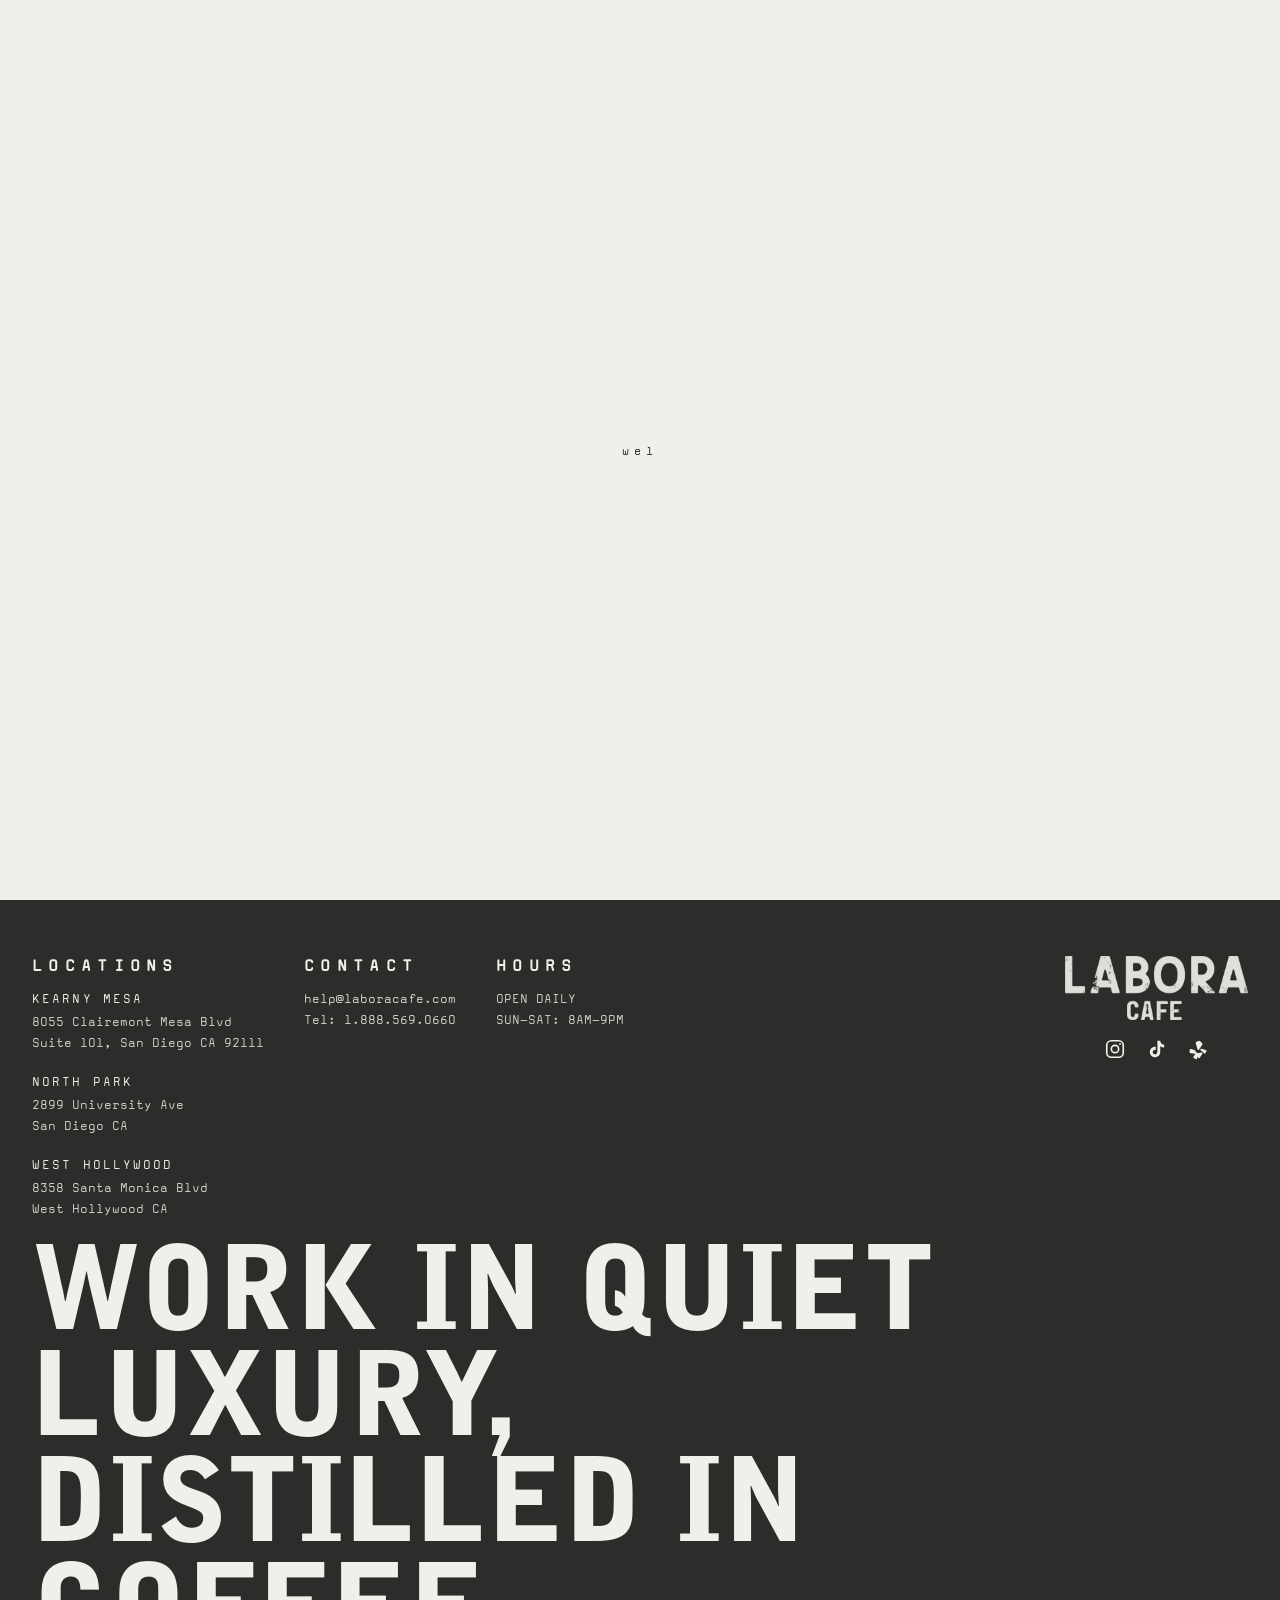
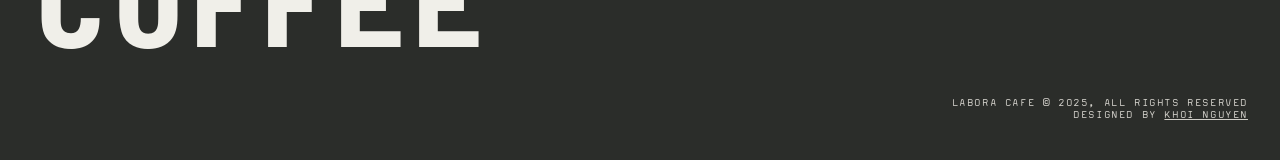
<file: index.html>
<!doctype html>
<html lang="en">
  <head>
    <meta charset="utf-8" />
    <meta name="viewport" content="width=device-width, initial-scale=1" />
    <title>Labora Cafe — Slow Drip Coffee & Matcha in California</title>
    <meta name="description" content="Work in quiet luxury, distilled in coffee. A slow-drip coffee and ceremonial-grade matcha shop in California, rooted in San Diego." />
    <link rel="canonical" href="https://laboracafe.com/" />
    <meta property="og:type" content="website" />
    <meta property="og:site_name" content="Labora Cafe" />
    <meta property="og:title" content="Labora Cafe — Slow Drip Coffee & Matcha in California" />
    <meta property="og:description" content="Work in quiet luxury, distilled in coffee. A slow-drip coffee and ceremonial-grade matcha shop in California, rooted in San Diego." />
    <meta property="og:url" content="https://laboracafe.com/" />
    <meta property="og:image" content="https://laboracafe.com/assets/og-image.jpg" />
    <meta property="og:image:width" content="1200" />
    <meta property="og:image:height" content="630" />
    <meta property="og:image:alt" content="The backlit LABORA sign inside the cafe" />
    <meta name="twitter:card" content="summary_large_image" />
    <link rel="icon" type="image/png" sizes="32x32" href="assets/favicon-32.png" />
    <link rel="apple-touch-icon" href="assets/apple-touch-icon.png" />
    <link rel="stylesheet" href="styles.css" />
    <script type="application/ld+json">
      {
        "@context": "https://schema.org",
        "@type": "CafeOrCoffeeShop",
        "name": "Labora Cafe",
        "url": "https://laboracafe.com/",
        "image": "https://laboracafe.com/assets/og-image.jpg",
        "logo": "https://laboracafe.com/assets/labora%20logo%20black.png",
        "description": "A slow-drip coffee and ceremonial-grade matcha shop, plus a co-working space, in Kearny Mesa, San Diego.",
        "telephone": "+1-888-569-0660",
        "email": "help@laboracafe.com",
        "priceRange": "$$",
        "servesCuisine": [
          "Coffee",
          "Matcha"
        ],
        "address": {
          "@type": "PostalAddress",
          "streetAddress": "8055 Clairemont Mesa Blvd Suite 101",
          "addressLocality": "San Diego",
          "addressRegion": "CA",
          "postalCode": "92111",
          "addressCountry": "US"
        },
        "openingHoursSpecification": [
          {
            "@type": "OpeningHoursSpecification",
            "dayOfWeek": [
              "Monday",
              "Tuesday",
              "Wednesday",
              "Thursday",
              "Friday",
              "Saturday",
              "Sunday"
            ],
            "opens": "08:00",
            "closes": "21:00"
          }
        ],
        "hasMenu": "https://laboracafe.com/menu",
        "sameAs": [
          "https://www.instagram.com/laboracafe/",
          "https://www.yelp.com/biz/labora-kearny-mesa-san-diego",
          "https://www.tiktok.com/@laboracafe"
        ]
      }
    </script>
    <script>
      // Skip the loader (and avoid a flash) if it already ran this session
      try {
        if (sessionStorage.getItem("laboraLoaded")) {
          document.documentElement.classList.add("loaded");
        }
      } catch (e) {}
    </script>
  </head>
  <body>
    <!-- ============ LOADER ============ -->
    <div class="loader" id="loader" aria-hidden="true">
      <!-- Logo fill temporarily off — typed greeting only.
         Uncomment this block (and the margin-top on .loader__type in
         styles.css) to bring the rising fill back.
      <div class="loader__logo">
        <div class="loader__media">
          <video
            class="loader__video"
            muted
            loop
            playsinline
            preload="auto"
            data-video="assets/videos/loader.mp4"
          ></video>
        </div>
        <div class="loader__cover" id="loaderCover"></div>
      </div>
      -->

      <!-- Typed greeting. The ghost copy is hidden but reserves the final
         width, so the line stays centred instead of drifting as it types. -->
      <p class="loader__type">
        <span class="loader__ghost">welcome to labora</span>
        <!-- no whitespace inside: the typed span preserves spaces -->
        <span class="loader__line"><span class="loader__typed" id="loaderTyped"></span><span class="loader__caret"></span></span>
      </p>
    </div>

    <!-- ============ ANNOUNCEMENT BAR ============ -->
    <div class="announce">
      <p>
        The Next One&rsquo;s on Us &mdash; Get 25 Points When You Join the
        Labora App
        <a href="https://apps.apple.com/us/app/labora-cafe-rewards/id6759777764" class="announce__cta" target="_blank" rel="noopener">[Claim 25 Points]</a>
      </p>
    </div>

    <!-- ============ NAV ============ -->
    <header class="nav">
      <a href="/" class="nav__logo" aria-label="Labora Cafe home">
        <img src="assets/labora%20logo%20black.png" alt="Labora Cafe" />
      </a>
      <a href="https://onlineordering.laboracafe.com/" class="nav__order" target="_blank" rel="noopener">ORDER ONLINE</a>
    </header>

    <!-- ============ HERO: 5 COLUMNS / CROSS-FADING BACKGROUND ============ -->
    <main class="hero" id="hero">
      <h1 class="sr-only">
        Labora Cafe — slow drip coffee and matcha in California
      </h1>
      <!-- Full-screen background media. One layer per section; the active
         one fades in. Videos lazy-load; gradients show until files exist.
         Swap href="#" for /menu, /about, etc. when inner pages exist. -->
      <div class="hero__media">
        <div class="hero__layer" data-section="menu">
          <video
            class="hero__video"
            muted
            loop
            playsinline
            preload="none"
            data-video="assets/videos/menu.mov"
          ></video>
        </div>
        <div class="hero__layer" data-section="shop">
          <video
            class="hero__video"
            muted
            loop
            playsinline
            preload="none"
            data-video="assets/videos/labora_shop.mov"
          ></video>
        </div>
        <div class="hero__layer" data-section="about">
          <video
            class="hero__video"
            muted
            loop
            playsinline
            preload="none"
            data-video="assets/videos/about.mov"
          ></video>
        </div>
        <div class="hero__layer" data-section="careers">
          <video
            class="hero__video"
            muted
            loop
            playsinline
            preload="none"
            data-video="assets/videos/careers.mov"
          ></video>
        </div>
        <div class="hero__layer" data-section="locations">
          <video
            class="hero__video"
            muted
            loop
            playsinline
            preload="none"
            data-video="assets/videos/locations.mov"
          ></video>
        </div>
        <div class="hero__layer" data-section="contact">
          <video
            class="hero__video"
            muted
            loop
            playsinline
            preload="none"
            data-video="assets/videos/contact.mp4"
          ></video>
        </div>
      </div>

      <!-- The 5 columns -->
      <div class="hero__track">
        <a class="panel" data-section="menu" href="/menu">
          <div class="panel__content">
            <h2 class="panel__title">MENU</h2>
            <p class="panel__sub">
              Discover what&rsquo;s brewing in the store.
            </p>
            <span class="panel__more">View more&hellip;</span>
          </div>
        </a>

        <a class="panel" data-section="shop" href="/shop">
          <div class="panel__content">
            <h2 class="panel__title">SHOP</h2>
            <p class="panel__sub">Matcha, bottles and everyday goods.</p>
            <span class="panel__more">Shop now&hellip;</span>
          </div>
        </a>

        <a class="panel" data-section="about" href="/about">
          <div class="panel__content">
            <h2 class="panel__title">ABOUT</h2>
            <p class="panel__sub">Work in quiet luxury, distilled in coffee.</p>
            <span class="panel__more">Learn more&hellip;</span>
          </div>
        </a>

        <a class="panel" data-section="careers" href="/careers">
          <div class="panel__content">
            <h2 class="panel__title">CAREERS</h2>
            <p class="panel__sub">Apply to join our Labora family!</p>
            <span class="panel__more">Learn more&hellip;</span>
          </div>
        </a>

        <a class="panel" data-section="locations" href="/locations">
          <div class="panel__content">
            <h2 class="panel__title">LOCATIONS</h2>
            <p class="panel__sub">Find your nearest Labora Caf&eacute;.</p>
            <span class="panel__more">Learn more&hellip;</span>
          </div>
        </a>

        <a class="panel" data-section="contact" href="/events">
          <div class="panel__content">
            <h2 class="panel__title">EVENTS</h2>
            <p class="panel__sub">Reach out for event collaborations.</p>
            <span class="panel__more">Learn more&hellip;</span>
          </div>
        </a>
      </div>
    </main>

    <!-- Mobile carousel dots (hidden on desktop) -->
    <div class="dots" id="dots" aria-hidden="true">
      <button class="dot is-active" data-index="0" aria-label="Menu"></button>
      <button class="dot" data-index="1" aria-label="Shop"></button>
      <button class="dot" data-index="2" aria-label="About"></button>
      <button class="dot" data-index="3" aria-label="Careers"></button>
      <button class="dot" data-index="4" aria-label="Locations"></button>
      <button class="dot" data-index="5" aria-label="Events"></button>
    </div>

    <!-- ============ FOOTER ============ -->
    <footer class="footer">
      <div class="footer__cols">
        <div class="footer__col">
          <h3 class="footer__label">LOCATIONS</h3>
          <p>
            <span class="footer__store">KEARNY MESA</span><br />8055 Clairemont
            Mesa Blvd<br />Suite 101, San Diego CA 92111
          </p>
          <p>
            <span class="footer__store">NORTH PARK</span><br />2899 University
            Ave<br />San Diego CA
          </p>
          <p>
            <span class="footer__store">WEST HOLLYWOOD</span><br />8358 Santa
            Monica Blvd<br />West Hollywood CA
          </p>
        </div>
        <div class="footer__col">
          <h3 class="footer__label">CONTACT</h3>
          <p>help@laboracafe.com<br />Tel: 1.888.569.0660</p>
        </div>
        <div class="footer__col">
          <h3 class="footer__label">HOURS</h3>
          <p>OPEN DAILY<br />SUN&ndash;SAT: 8AM&ndash;9PM</p>
        </div>

        <div class="footer__brand">
          <img
            class="footer__logo"
            src="assets/labora%20logo%20white.png"
            alt="Labora Cafe"
          />
          <div class="footer__social">
            <a href="https://www.instagram.com/laboracafe/" aria-label="Instagram" target="_blank" rel="noopener">
              <svg
                viewBox="0 0 24 24"
                width="22"
                height="22"
                fill="none"
                stroke="currentColor"
                stroke-width="1.8"
              >
                <rect x="3" y="3" width="18" height="18" rx="5" />
                <circle cx="12" cy="12" r="4" />
                <circle
                  cx="17.5"
                  cy="6.5"
                  r="1"
                  fill="currentColor"
                  stroke="none"
                />
              </svg>
            </a>
            <a href="https://www.tiktok.com/@laboracafe" aria-label="TikTok" target="_blank" rel="noopener">
              <svg viewBox="0 0 24 24" width="22" height="22" fill="currentColor">
                <path
                  d="M16.6 5.82A4.28 4.28 0 0 1 15.54 3h-3.09v12.4a2.59 2.59 0 0 1-2.59 2.5 2.6 2.6 0 0 1-2.6-2.6c0-1.72 1.66-3.01 3.37-2.48V9.66c-3.45-.46-6.47 2.22-6.47 5.64 0 3.33 2.76 5.7 5.69 5.7 3.14 0 5.69-2.55 5.69-5.7V9.01a7.35 7.35 0 0 0 4.3 1.38V7.3c-1.4 0-2.7-.53-3.24-1.48z"
                />
              </svg>
            </a>
            <a href="https://www.yelp.com/biz/labora-kearny-mesa-san-diego?osq=Labora+-+Kearny+Mesa&amp;dd_referrer=https%3A%2F%2Fwww.yelp.com%2F" aria-label="Yelp" target="_blank" rel="noopener">
              <svg
                viewBox="0 0 24 24"
                width="22"
                height="22"
                fill="currentColor"
              >
                <path
                  d="M12.5 3c-.6 0-3.5.9-3.9 1.5-.3.4-.2.9-.1 1.4l1.7 6.2c.2.7.6 1 1 1 .3 0 .6-.2.9-.6l3.3-4.9c.3-.5.5-.9.3-1.4C15.4 5.6 13.1 3 12.5 3zM8.2 13.6 3.6 12c-.5-.1-1-.2-1.4.2-.4.5-.7 3.1-.4 3.7.2.5.7.7 1.2.8l4.7.4c.6 0 1-.2 1.1-.6.2-.5 0-.9-.4-1.2zm1.9 2.1c-.4-.2-.9-.1-1.2.3l-2.7 3.9c-.3.4-.5.9-.3 1.4.3.6 2.5 1.9 3.1 1.8.6 0 .9-.5 1-1l.7-4.8c.1-.6-.1-1-.5-1.2zm5.6.6c-.2-.4-.6-.6-1.1-.5l-4.7 1c-.6.1-.9.5-.9 1 0 .6 2.1 4 2.6 4.2.5.2 1-.1 1.3-.5l2.6-4c.3-.4.4-.8.2-1.2zm3.6-3.2-4.6-1.4c-.5-.1-1 0-1.2.5-.2.4 0 .9.3 1.2l3.6 3.2c.4.3.8.5 1.3.3.6-.3 1.6-2.7 1.5-3.3-.1-.5-.5-.8-.9-.5z"
                />
              </svg>
            </a>
          </div>
        </div>
      </div>

      <div class="footer__tagline">
        <h2 class="footer__headline">
          WORK IN QUIET LUXURY,<br />DISTILLED IN COFFEE
        </h2>

        <p class="footer__legal">
          LABORA CAFE &copy; 2025, ALL RIGHTS RESERVED<br />
          DESIGNED BY
          <a href="https://khoiqnguyen.com" target="_blank" rel="noopener"
            >KHOI NGUYEN</a
          >
        </p>
      </div>
    </footer>

    <script src="script.js"></script>
    <script src="transition.js"></script>
  </body>
</html>
</file>
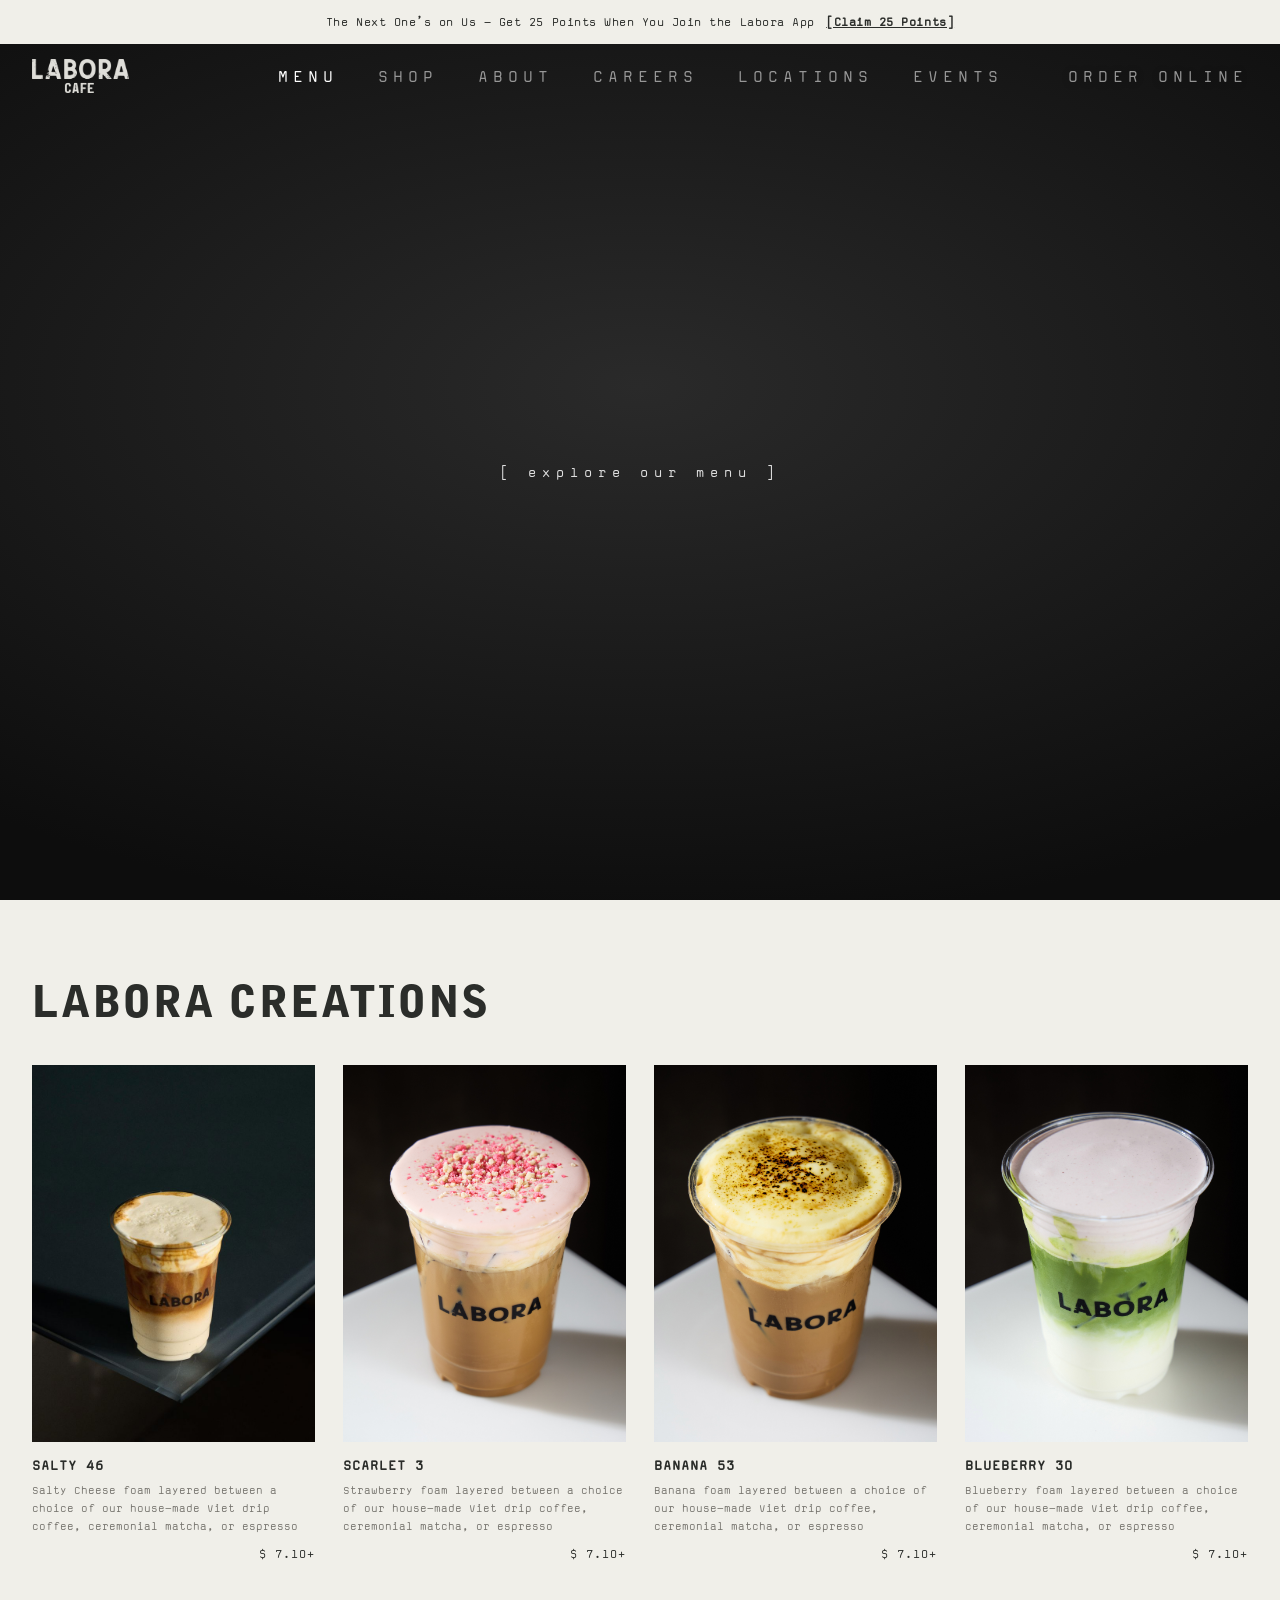
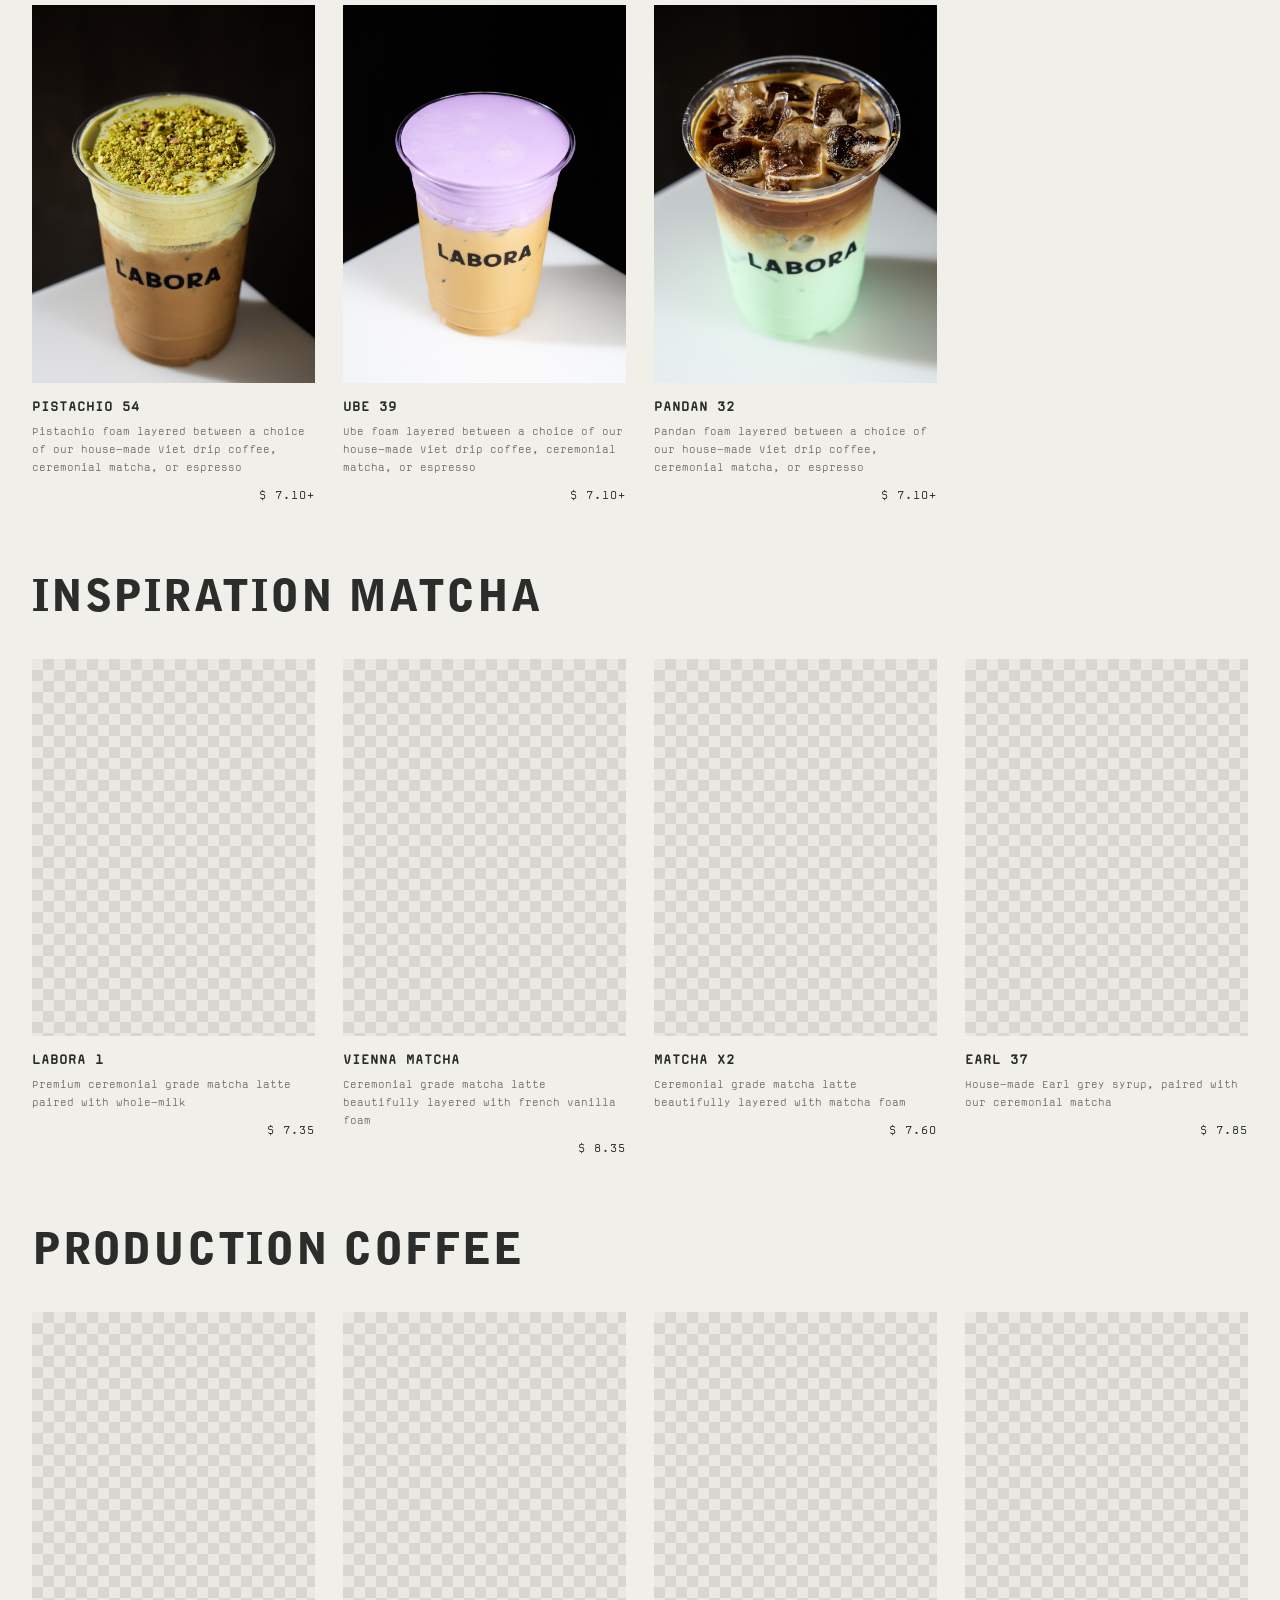
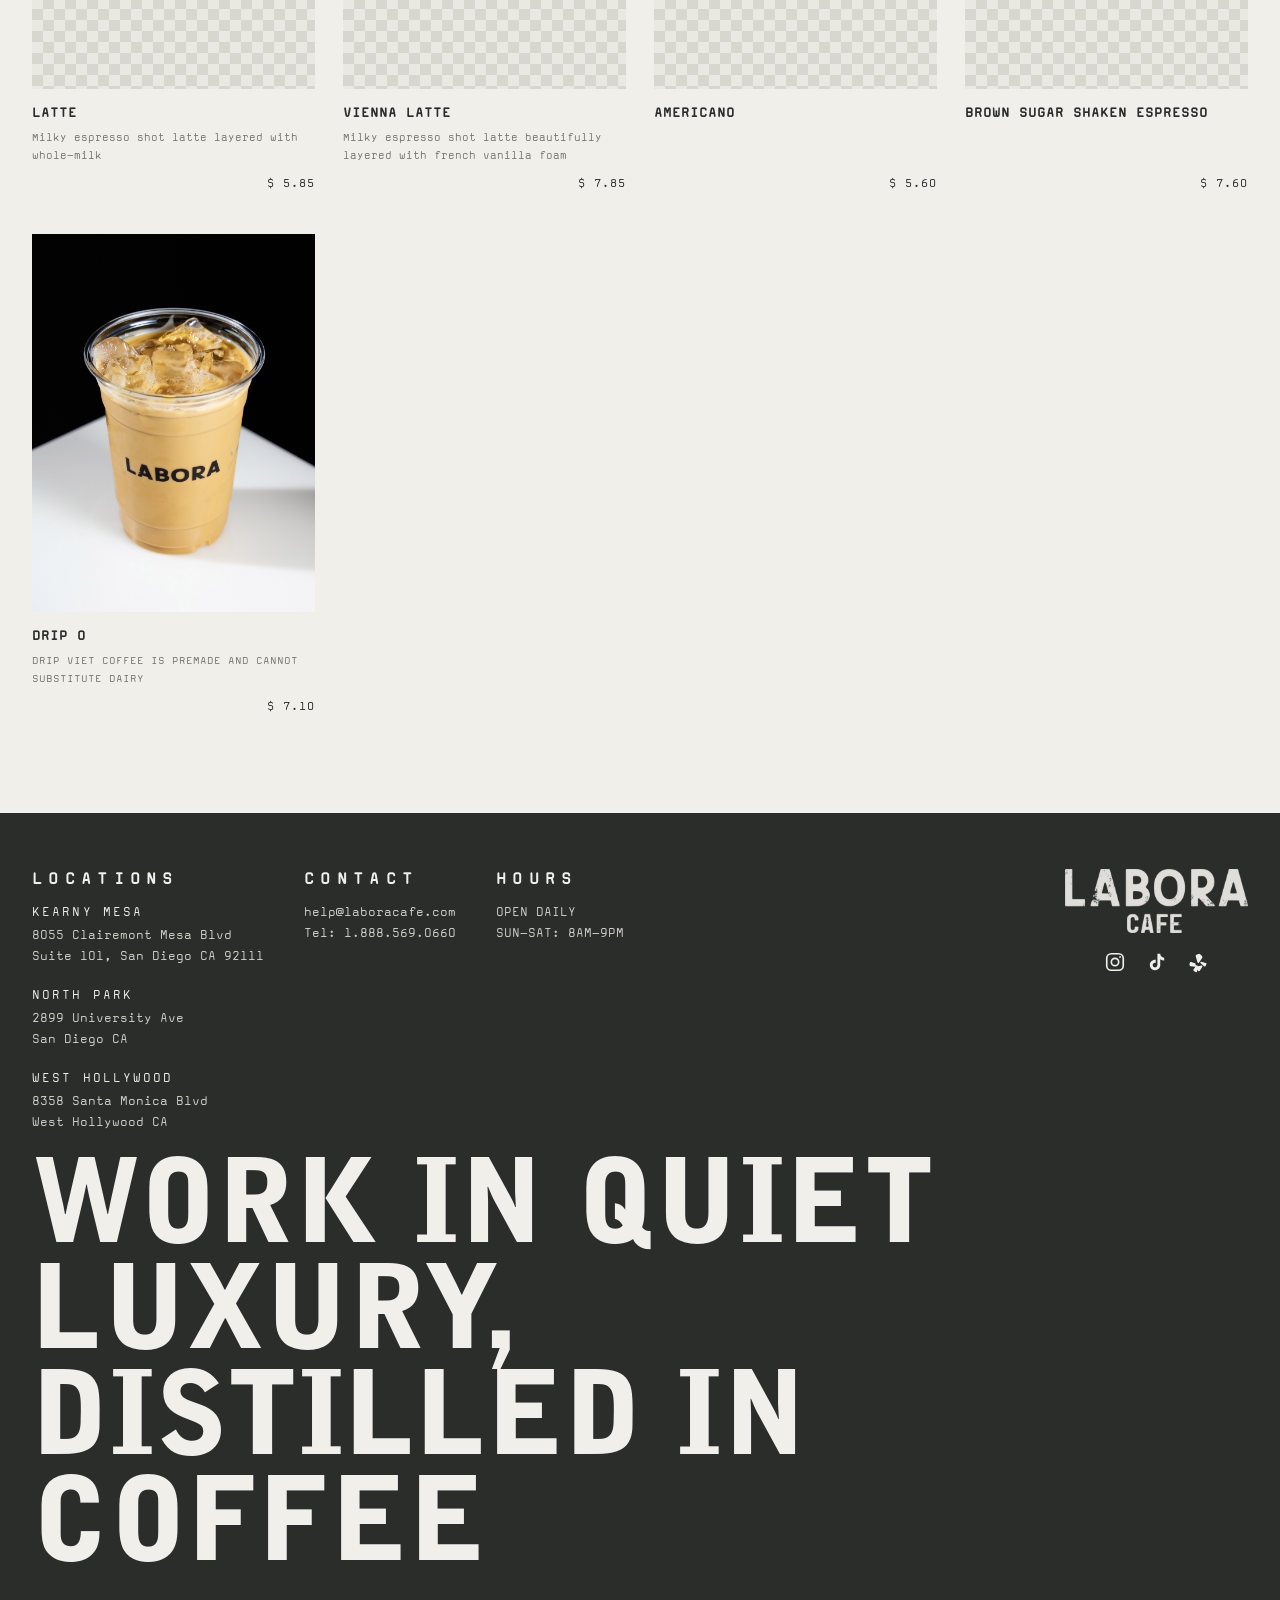
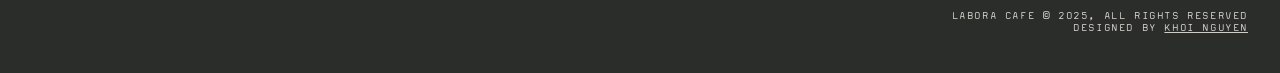
<file: menu.html>
<!doctype html>
<html lang="en">
  <head>
    <meta charset="utf-8" />
    <meta name="viewport" content="width=device-width, initial-scale=1" />
    <title>Menu — Labora Cafe | Slow Drip Coffee & Matcha</title>
    <meta
      name="description"
      content="Labora Creations, inspiration matcha and production coffee. The full drinks menu at Labora Cafe in Kearny Mesa, San Diego."
    />
    <link rel="canonical" href="https://laboracafe.com/menu" />
    <meta property="og:type" content="website" />
    <meta property="og:site_name" content="Labora Cafe" />
    <meta
      property="og:title"
      content="Menu — Labora Cafe | Slow Drip Coffee & Matcha"
    />
    <meta
      property="og:description"
      content="Labora Creations, inspiration matcha and production coffee. The full drinks menu at Labora Cafe in Kearny Mesa, San Diego."
    />
    <meta property="og:url" content="https://laboracafe.com/menu" />
    <meta
      property="og:image"
      content="https://laboracafe.com/assets/og-image.jpg"
    />
    <meta property="og:image:width" content="1200" />
    <meta property="og:image:height" content="630" />
    <meta
      property="og:image:alt"
      content="The backlit LABORA sign inside the cafe"
    />
    <meta name="twitter:card" content="summary_large_image" />
    <link
      rel="icon"
      type="image/png"
      sizes="32x32"
      href="assets/favicon-32.png"
    />
    <link rel="apple-touch-icon" href="assets/apple-touch-icon.png" />
    <link rel="stylesheet" href="styles.css" />
  </head>
  <body class="page-inner page-menu">
    <!-- ============ ANNOUNCEMENT BAR (fixed) ============ -->
    <div class="announce">
      <p>
        The Next One&rsquo;s on Us &mdash; Get 25 Points When You Join the
        Labora App
        <a
          href="https://apps.apple.com/us/app/labora-cafe-rewards/id6759777764"
          class="announce__cta"
          target="_blank"
          rel="noopener"
          >[Claim 25 Points]</a
        >
      </p>
    </div>

    <!-- ============ HERO ============ -->
    <section class="menu-hero">
      <!-- NAV -->
      <header class="nav">
        <a href="/" class="nav__logo" aria-label="Labora Cafe home">
          <img src="assets/labora%20logo%20white.png" alt="Labora Cafe" />
        </a>

        <nav class="nav__links" aria-label="Primary">
          <a href="/menu" class="nav__link is-active">MENU</a>
          <a href="/shop" class="nav__link">SHOP</a>
          <a href="/about" class="nav__link">ABOUT</a>
          <a href="/careers" class="nav__link">CAREERS</a>
          <a href="/locations" class="nav__link">LOCATIONS</a>
          <a href="/events" class="nav__link">EVENTS</a>
        </nav>

        <a
          href="https://onlineordering.laboracafe.com/"
          class="nav__order"
          target="_blank"
          rel="noopener"
          >ORDER ONLINE</a
        >

        <button
          class="nav__toggle"
          aria-label="Open menu"
          aria-expanded="false"
        >
          MENU
        </button>
      </header>

      <!-- Same footage as the MENU column on the home page; transition.js
         picks it up at the timestamp it was at when the column was clicked. -->
      <div class="menu-hero__media">
        <video
          class="menu-hero__video js-hero-video"
          muted
          loop
          playsinline
          preload="auto"
          data-section="menu"
          data-video="assets/videos/menu.mov"
        ></video>
      </div>

      <span class="menu-hero__cue">[ explore our menu ]</span>
    </section>

    <!-- ============ MENU SECTIONS ============ -->
    <main class="menu-main">
      <h1 class="sr-only">Labora Cafe drinks menu</h1>
      <!-- LABORA CREATIONS -->
      <section class="menu-section">
        <h2 class="menu-section__title">LABORA CREATIONS</h2>
        <div class="menu-grid">
          <article class="menu-item">
            <div class="menu-item__img">
              <img
                src="assets/menu%20drinks/salty46.jpg"
                alt="Salty 46 — Salty Cheese foam layered between a choice of our house-made Viet drip coffee"
                loading="lazy"
                decoding="async"
              />
            </div>
            <h3 class="menu-item__name">SALTY 46</h3>
            <p class="menu-item__desc">
              Salty Cheese foam layered between a choice of our house-made Viet
              drip coffee, ceremonial matcha, or espresso
            </p>
            <span class="menu-item__price">$ 7.10+</span>
          </article>

          <article class="menu-item">
            <div class="menu-item__img">
              <img
                src="assets/menu%20drinks/scarlet3.JPEG"
                alt="Scarlet 3 — Strawberry foam layered between a choice of our house-made Viet drip coffee"
                loading="lazy"
                decoding="async"
              />
            </div>
            <h3 class="menu-item__name">SCARLET 3</h3>
            <p class="menu-item__desc">
              Strawberry foam layered between a choice of our house-made Viet
              drip coffee, ceremonial matcha, or espresso
            </p>
            <span class="menu-item__price">$ 7.10+</span>
          </article>

          <article class="menu-item">
            <div class="menu-item__img">
              <img
                src="assets/menu%20drinks/banana53.JPEG"
                alt="Banana 53 — Banana foam layered between a choice of our house-made Viet drip coffee"
                loading="lazy"
                decoding="async"
              />
            </div>
            <h3 class="menu-item__name">BANANA 53</h3>
            <p class="menu-item__desc">
              Banana foam layered between a choice of our house-made Viet drip
              coffee, ceremonial matcha, or espresso
            </p>
            <span class="menu-item__price">$ 7.10+</span>
          </article>

          <article class="menu-item">
            <div class="menu-item__img">
              <img
                src="assets/menu%20drinks/blueberry30.JPEG"
                alt="Blueberry 30 — Blueberry foam layered between a choice of our house-made Viet drip coffee"
                loading="lazy"
                decoding="async"
              />
            </div>
            <h3 class="menu-item__name">BLUEBERRY 30</h3>
            <p class="menu-item__desc">
              Blueberry foam layered between a choice of our house-made Viet
              drip coffee, ceremonial matcha, or espresso
            </p>
            <span class="menu-item__price">$ 7.10+</span>
          </article>

          <article class="menu-item">
            <div class="menu-item__img">
              <img
                src="assets/menu%20drinks/pistachio54.JPEG"
                alt="Pistachio 54 — Pistachio foam layered between a choice of our house-made Viet drip coffee"
                loading="lazy"
                decoding="async"
              />
            </div>
            <h3 class="menu-item__name">PISTACHIO 54</h3>
            <p class="menu-item__desc">
              Pistachio foam layered between a choice of our house-made Viet
              drip coffee, ceremonial matcha, or espresso
            </p>
            <span class="menu-item__price">$ 7.10+</span>
          </article>

          <article class="menu-item">
            <div class="menu-item__img">
              <img
                src="assets/menu%20drinks/ube39.JPEG"
                alt="Ube 39 — Ube foam layered between a choice of our house-made Viet drip coffee"
                loading="lazy"
                decoding="async"
              />
            </div>
            <h3 class="menu-item__name">UBE 39</h3>
            <p class="menu-item__desc">
              Ube foam layered between a choice of our house-made Viet drip
              coffee, ceremonial matcha, or espresso
            </p>
            <span class="menu-item__price">$ 7.10+</span>
          </article>

          <article class="menu-item">
            <div class="menu-item__img">
              <img
                src="assets/menu%20drinks/pandan32-coffee.JPEG"
                alt="Pandan 32 — Pandan foam layered between a choice of our house-made Viet drip coffee"
                loading="lazy"
                decoding="async"
              />
            </div>
            <h3 class="menu-item__name">PANDAN 32</h3>
            <p class="menu-item__desc">
              Pandan foam layered between a choice of our house-made Viet drip
              coffee, ceremonial matcha, or espresso
            </p>
            <span class="menu-item__price">$ 7.10+</span>
          </article>
        </div>
      </section>

      <!-- INSPIRATION MATCHA -->
      <section class="menu-section">
        <h2 class="menu-section__title">INSPIRATION MATCHA</h2>
        <div class="menu-grid">
          <article class="menu-item">
            <div class="menu-item__img">
              <img
                src="assets/menu%20drinks/labora1.JPEG"
                alt="Labora 1 — Premium ceremonial grade matcha latte paired with whole-milk"
                loading="lazy"
                decoding="async"
              />
            </div>
            <h3 class="menu-item__name">LABORA 1</h3>
            <p class="menu-item__desc">
              Premium ceremonial grade matcha latte paired with whole-milk
            </p>
            <span class="menu-item__price">$ 7.35</span>
          </article>

          <article class="menu-item">
            <div class="menu-item__img">
              <img
                src="assets/menu%20drinks/viennamatcha.JPEG"
                alt="Vienna Matcha — Ceremonial grade matcha latte beautifully layered with french vanilla foam"
                loading="lazy"
                decoding="async"
              />
            </div>
            <h3 class="menu-item__name">VIENNA MATCHA</h3>
            <p class="menu-item__desc">
              Ceremonial grade matcha latte beautifully layered with french
              vanilla foam
            </p>
            <span class="menu-item__price">$ 8.35</span>
          </article>

          <article class="menu-item">
            <div class="menu-item__img">
              <img
                src="assets/menu%20drinks/matchax2.JPEG"
                alt="Matcha x2 — Ceremonial grade matcha latte beautifully layered with matcha foam"
                loading="lazy"
                decoding="async"
              />
            </div>
            <h3 class="menu-item__name">MATCHA X2</h3>
            <p class="menu-item__desc">
              Ceremonial grade matcha latte beautifully layered with matcha foam
            </p>
            <span class="menu-item__price">$ 7.60</span>
          </article>

          <article class="menu-item">
            <div class="menu-item__img">
              <img
                src="assets/menu%20drinks/earl37.JPEG"
                alt="Earl 37 — House-made Earl grey syrup"
                loading="lazy"
                decoding="async"
              />
            </div>
            <h3 class="menu-item__name">EARL 37</h3>
            <p class="menu-item__desc">
              House-made Earl grey syrup, paired with our ceremonial matcha
            </p>
            <span class="menu-item__price">$ 7.85</span>
          </article>
        </div>
      </section>

      <!-- PRODUCTION COFFEE -->
      <section class="menu-section">
        <h2 class="menu-section__title">PRODUCTION COFFEE</h2>
        <div class="menu-grid">
          <article class="menu-item">
            <div class="menu-item__img">
              <img
                src="assets/menu%20drinks/latte.jpg"
                alt="Latte — Milky espresso shot latte layered with whole-milk"
                loading="lazy"
                decoding="async"
              />
            </div>
            <h3 class="menu-item__name">LATTE</h3>
            <p class="menu-item__desc">
              Milky espresso shot latte layered with whole-milk
            </p>
            <span class="menu-item__price">$ 5.85</span>
          </article>

          <article class="menu-item">
            <div class="menu-item__img">
              <img
                src="assets/menu%20drinks/viennalatte.JPEG"
                alt="Vienna Latte — Milky espresso shot latte beautifully layered with french vanilla foam"
                loading="lazy"
                decoding="async"
              />
            </div>
            <h3 class="menu-item__name">VIENNA LATTE</h3>
            <p class="menu-item__desc">
              Milky espresso shot latte beautifully layered with french vanilla
              foam
            </p>
            <span class="menu-item__price">$ 7.85</span>
          </article>

          <article class="menu-item">
            <div class="menu-item__img">
              <img
                src="assets/menu%20drinks/americano.JPEG"
                alt="Americano at Labora Cafe"
                loading="lazy"
                decoding="async"
              />
            </div>
            <h3 class="menu-item__name">AMERICANO</h3>
            <p class="menu-item__desc"></p>
            <span class="menu-item__price">$ 5.60</span>
          </article>

          <article class="menu-item">
            <div class="menu-item__img">
              <img
                src="assets/menu%20drinks/brownsugarshakenespresso.JPEG"
                alt="Brown Sugar Shaken Espresso at Labora Cafe"
                loading="lazy"
                decoding="async"
              />
            </div>
            <h3 class="menu-item__name">BROWN SUGAR SHAKEN ESPRESSO</h3>
            <p class="menu-item__desc"></p>
            <span class="menu-item__price">$ 7.60</span>
          </article>

          <article class="menu-item">
            <div class="menu-item__img">
              <img
                src="assets/menu%20drinks/drip0.JPEG"
                alt="Drip 0 at Labora Cafe"
                loading="lazy"
                decoding="async"
              />
            </div>
            <h3 class="menu-item__name">DRIP 0</h3>
            <p class="menu-item__desc">
              DRIP VIET COFFEE IS PREMADE AND CANNOT SUBSTITUTE DAIRY
            </p>
            <span class="menu-item__price">$ 7.10</span>
          </article>
        </div>
      </section>
    </main>

    <!-- ============ FOOTER ============ -->
    <footer class="footer">
      <div class="footer__cols">
        <div class="footer__col">
          <h3 class="footer__label">LOCATIONS</h3>
          <p>
            <span class="footer__store">KEARNY MESA</span><br />8055 Clairemont
            Mesa Blvd<br />Suite 101, San Diego CA 92111
          </p>
          <p>
            <span class="footer__store">NORTH PARK</span><br />2899 University
            Ave<br />San Diego CA
          </p>
          <p>
            <span class="footer__store">WEST HOLLYWOOD</span><br />8358 Santa
            Monica Blvd<br />West Hollywood CA
          </p>
        </div>
        <div class="footer__col">
          <h3 class="footer__label">CONTACT</h3>
          <p>help@laboracafe.com<br />Tel: 1.888.569.0660</p>
        </div>
        <div class="footer__col">
          <h3 class="footer__label">HOURS</h3>
          <p>OPEN DAILY<br />SUN&ndash;SAT: 8AM&ndash;9PM</p>
        </div>

        <div class="footer__brand">
          <img
            class="footer__logo"
            src="assets/labora%20logo%20white.png"
            alt="Labora Cafe"
          />
          <div class="footer__social">
            <a
              href="https://www.instagram.com/laboracafe/"
              aria-label="Instagram"
              target="_blank"
              rel="noopener"
            >
              <svg
                viewBox="0 0 24 24"
                width="22"
                height="22"
                fill="none"
                stroke="currentColor"
                stroke-width="1.8"
              >
                <rect x="3" y="3" width="18" height="18" rx="5" />
                <circle cx="12" cy="12" r="4" />
                <circle
                  cx="17.5"
                  cy="6.5"
                  r="1"
                  fill="currentColor"
                  stroke="none"
                />
              </svg>
            </a>
            <a
              href="https://www.tiktok.com/@laboracafe"
              aria-label="TikTok"
              target="_blank"
              rel="noopener"
            >
              <svg
                viewBox="0 0 24 24"
                width="22"
                height="22"
                fill="currentColor"
              >
                <path
                  d="M16.6 5.82A4.28 4.28 0 0 1 15.54 3h-3.09v12.4a2.59 2.59 0 0 1-2.59 2.5 2.6 2.6 0 0 1-2.6-2.6c0-1.72 1.66-3.01 3.37-2.48V9.66c-3.45-.46-6.47 2.22-6.47 5.64 0 3.33 2.76 5.7 5.69 5.7 3.14 0 5.69-2.55 5.69-5.7V9.01a7.35 7.35 0 0 0 4.3 1.38V7.3c-1.4 0-2.7-.53-3.24-1.48z"
                />
              </svg>
            </a>
            <a
              href="https://www.yelp.com/biz/labora-kearny-mesa-san-diego?osq=Labora+-+Kearny+Mesa&amp;dd_referrer=https%3A%2F%2Fwww.yelp.com%2F"
              aria-label="Yelp"
              target="_blank"
              rel="noopener"
            >
              <svg
                viewBox="0 0 24 24"
                width="22"
                height="22"
                fill="currentColor"
              >
                <path
                  d="M12.5 3c-.6 0-3.5.9-3.9 1.5-.3.4-.2.9-.1 1.4l1.7 6.2c.2.7.6 1 1 1 .3 0 .6-.2.9-.6l3.3-4.9c.3-.5.5-.9.3-1.4C15.4 5.6 13.1 3 12.5 3zM8.2 13.6 3.6 12c-.5-.1-1-.2-1.4.2-.4.5-.7 3.1-.4 3.7.2.5.7.7 1.2.8l4.7.4c.6 0 1-.2 1.1-.6.2-.5 0-.9-.4-1.2zm1.9 2.1c-.4-.2-.9-.1-1.2.3l-2.7 3.9c-.3.4-.5.9-.3 1.4.3.6 2.5 1.9 3.1 1.8.6 0 .9-.5 1-1l.7-4.8c.1-.6-.1-1-.5-1.2zm5.6.6c-.2-.4-.6-.6-1.1-.5l-4.7 1c-.6.1-.9.5-.9 1 0 .6 2.1 4 2.6 4.2.5.2 1-.1 1.3-.5l2.6-4c.3-.4.4-.8.2-1.2zm3.6-3.2-4.6-1.4c-.5-.1-1 0-1.2.5-.2.4 0 .9.3 1.2l3.6 3.2c.4.3.8.5 1.3.3.6-.3 1.6-2.7 1.5-3.3-.1-.5-.5-.8-.9-.5z"
                />
              </svg>
            </a>
          </div>
        </div>
      </div>

      <div class="footer__tagline">
        <h2 class="footer__headline">
          WORK IN QUIET LUXURY,<br />DISTILLED IN COFFEE
        </h2>

        <p class="footer__legal">
          LABORA CAFE &copy; 2025, ALL RIGHTS RESERVED<br />
          DESIGNED BY
          <a href="https://khoiqnguyen.com" target="_blank" rel="noopener"
            >KHOI NGUYEN</a
          >
        </p>
      </div>
    </footer>

    <script src="menu.js"></script>
    <script src="transition.js"></script>
  </body>
</html>
</file>
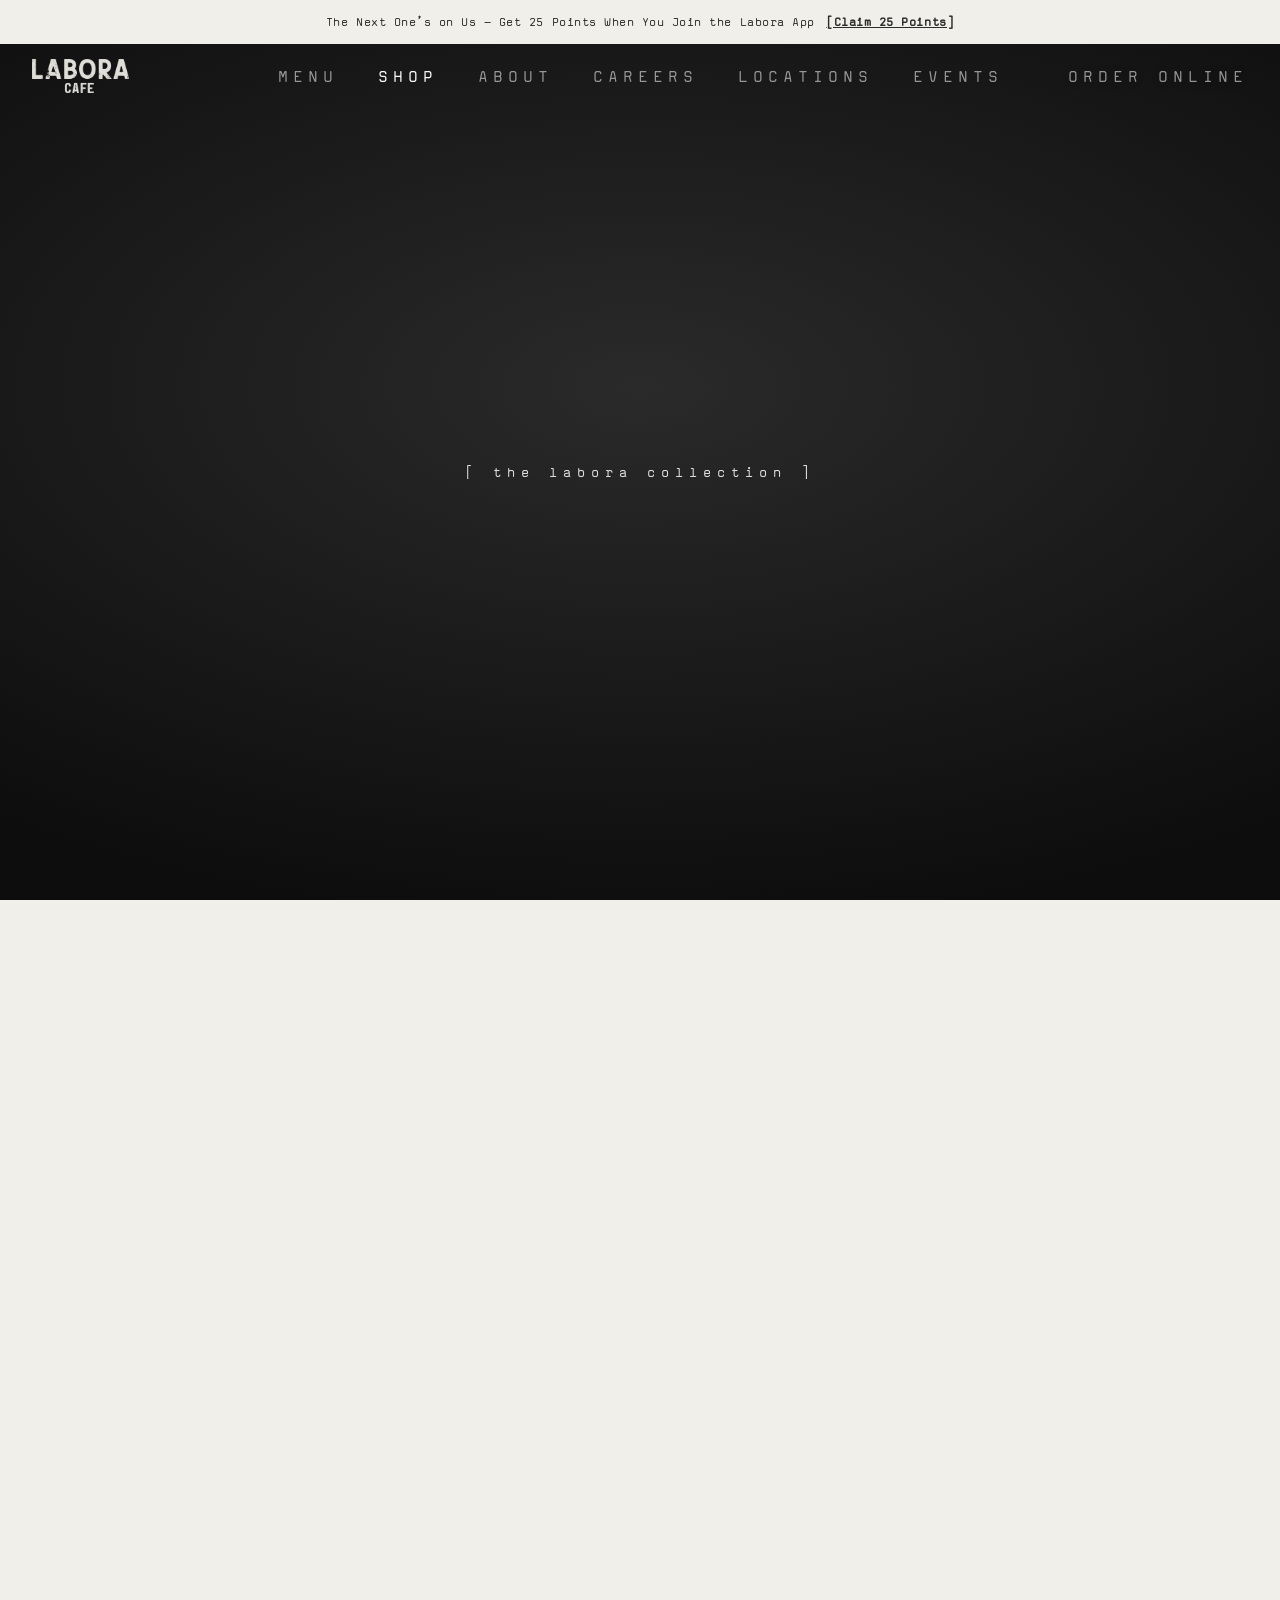
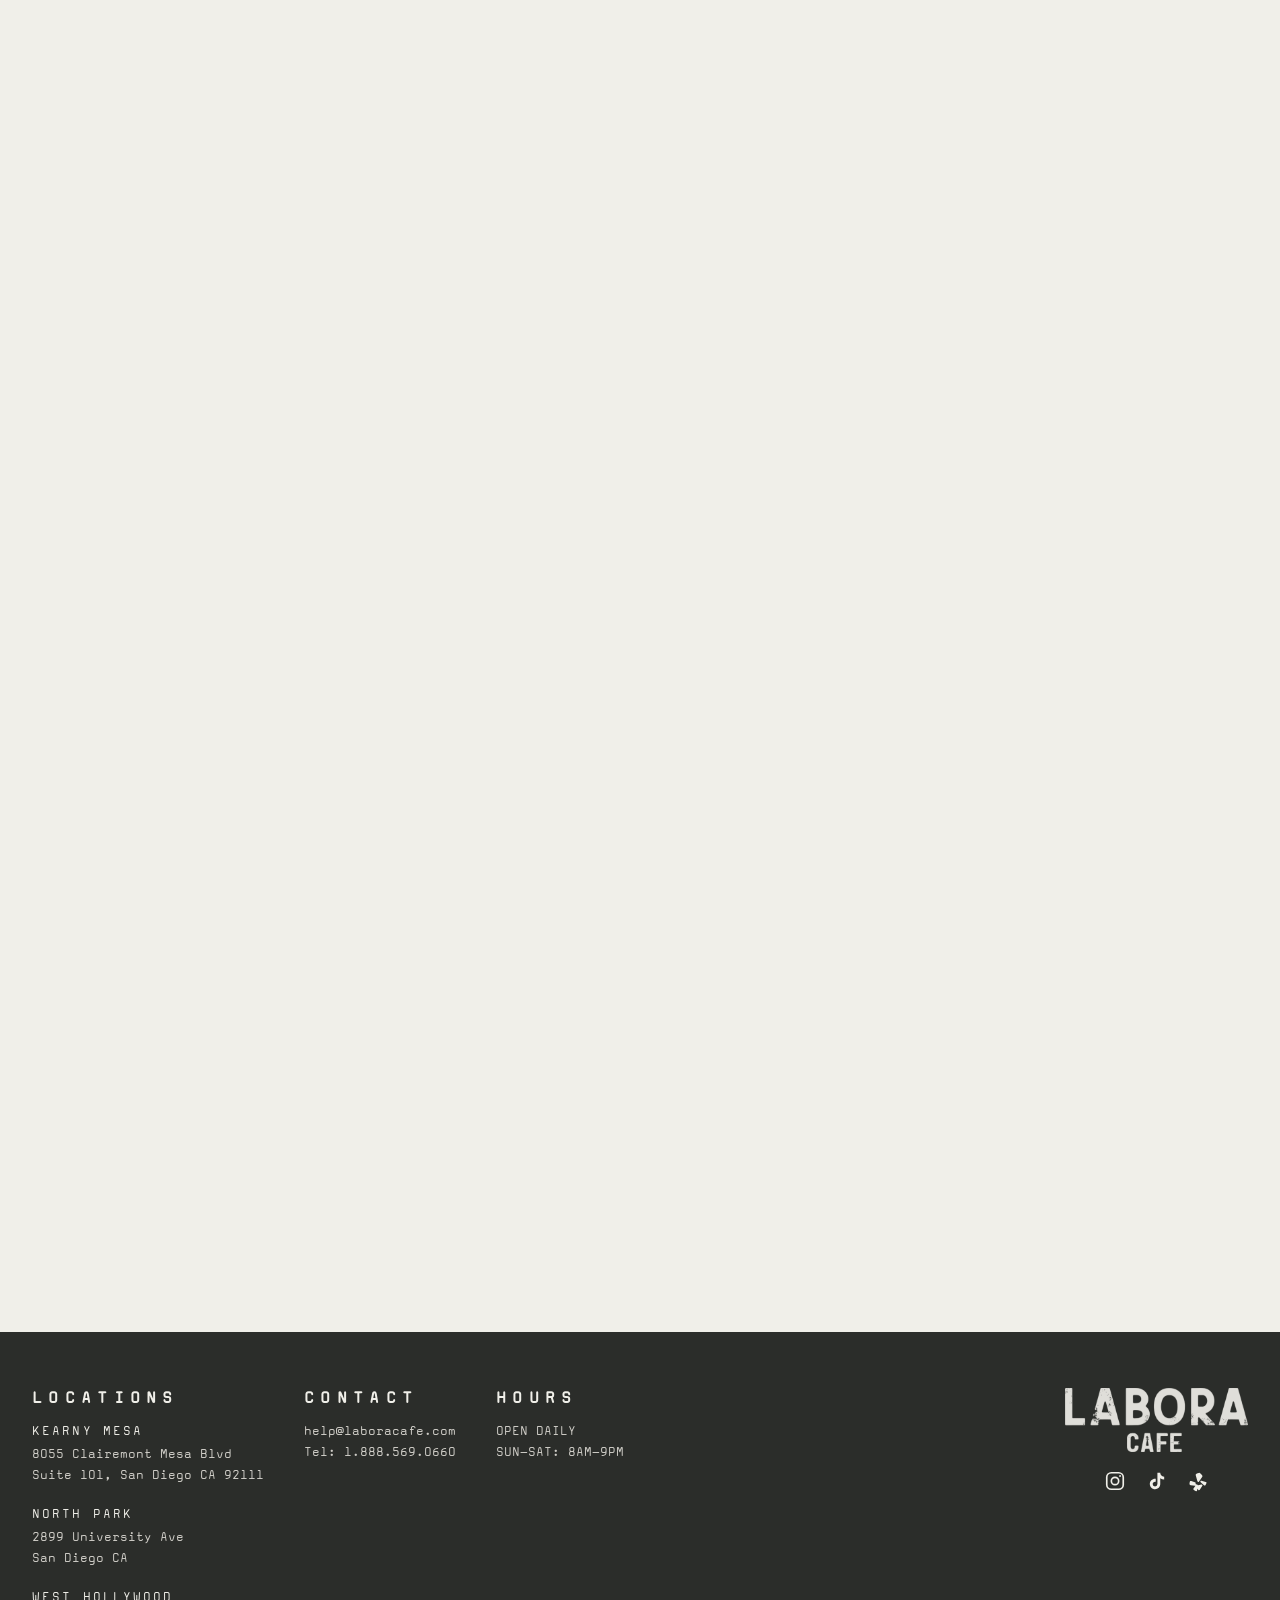
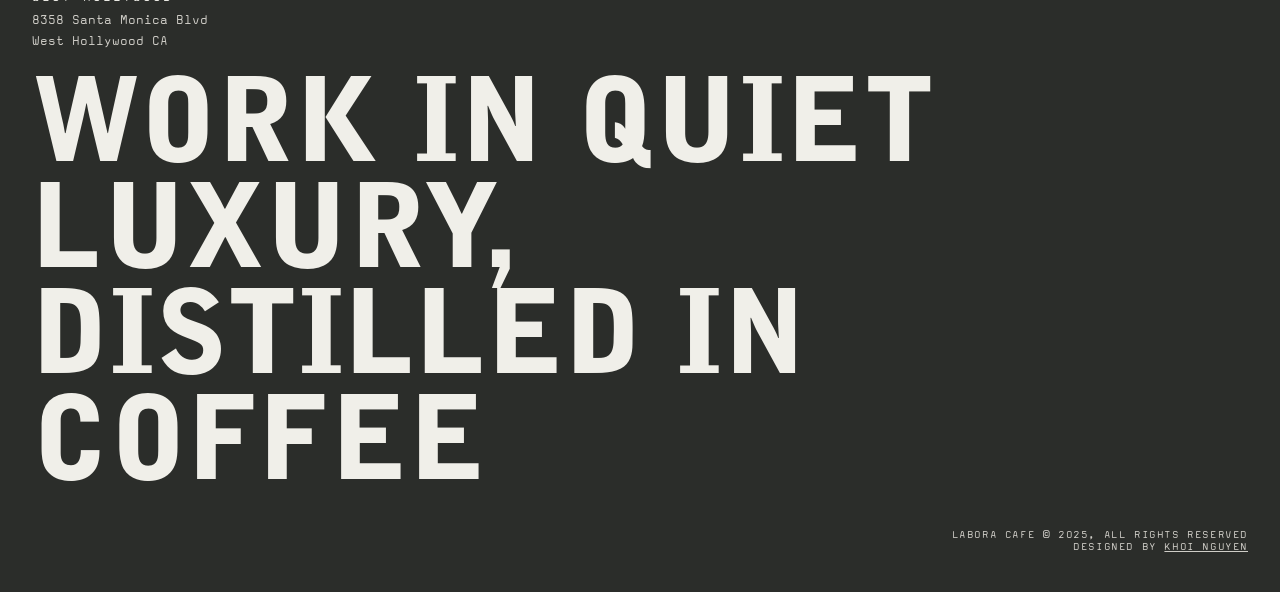
<file: shop.html>
<!doctype html>
<html lang="en">
  <head>
    <meta charset="utf-8" />
    <meta name="viewport" content="width=device-width, initial-scale=1" />
    <title>Shop — Labora Cafe | Matcha, Candles &amp; Goods</title>
    <meta
      name="description"
      content="Labora Cafe goods — ceremonial matcha tins, candles and more, shipped from San Diego. Made with the same care as what's in the cup."
    />
    <link rel="canonical" href="https://laboracafe.com/shop" />
    <meta property="og:type" content="website" />
    <meta property="og:site_name" content="Labora Cafe" />
    <meta
      property="og:title"
      content="Shop — Labora Cafe | Matcha, Candles &amp; Goods"
    />
    <meta
      property="og:description"
      content="Labora Cafe goods — ceremonial matcha tins, candles and more, shipped from San Diego."
    />
    <meta property="og:url" content="https://laboracafe.com/shop" />
    <meta
      property="og:image"
      content="https://laboracafe.com/assets/og-image.jpg"
    />
    <meta property="og:image:width" content="1200" />
    <meta property="og:image:height" content="630" />
    <meta
      property="og:image:alt"
      content="The backlit LABORA sign inside the cafe"
    />
    <meta name="twitter:card" content="summary_large_image" />
    <link
      rel="icon"
      type="image/png"
      sizes="32x32"
      href="assets/favicon-32.png"
    />
    <link rel="apple-touch-icon" href="assets/apple-touch-icon.png" />
    <link rel="stylesheet" href="styles.css" />
  </head>
  <body class="page-inner page-shop">
    <!-- ============ ANNOUNCEMENT BAR (fixed) ============ -->
    <div class="announce">
      <p>
        The Next One&rsquo;s on Us &mdash; Get 25 Points When You Join the
        Labora App
        <a
          href="https://apps.apple.com/us/app/labora-cafe-rewards/id6759777764"
          class="announce__cta"
          target="_blank"
          rel="noopener"
          >[Claim 25 Points]</a
        >
      </p>
    </div>

    <!-- ============ HERO ============ -->
    <section class="shop-hero">
      <!-- NAV -->
      <header class="nav">
        <a href="/" class="nav__logo" aria-label="Labora Cafe home">
          <img src="assets/labora%20logo%20white.png" alt="Labora Cafe" />
        </a>

        <nav class="nav__links" aria-label="Primary">
          <a href="/menu" class="nav__link">MENU</a>
          <a href="/shop" class="nav__link is-active">SHOP</a>
          <a href="/about" class="nav__link">ABOUT</a>
          <a href="/careers" class="nav__link">CAREERS</a>
          <a href="/locations" class="nav__link">LOCATIONS</a>
          <a href="/events" class="nav__link">EVENTS</a>
        </nav>

        <a
          href="https://onlineordering.laboracafe.com/"
          class="nav__order"
          target="_blank"
          rel="noopener"
          >ORDER ONLINE</a
        >

        <button
          class="nav__toggle"
          aria-label="Open menu"
          aria-expanded="false"
        >
          MENU
        </button>
      </header>

      <div class="shop-hero__media">
        <video
          class="shop-hero__video js-hero-video"
          muted
          loop
          playsinline
          preload="auto"
          data-section="shop"
          data-video="assets/videos/labora_shop.mov"
        ></video>
      </div>

      <span class="shop-hero__cue">[ the labora collection ]</span>
    </section>

    <!-- ============ PRODUCTS ============ -->
    <main class="shop-main">
      <h1 class="sr-only">Labora Cafe shop</h1>
      <!-- KYOTO 2 -->
      <section class="product product--flip" data-product="kyoto-2">
        <div class="product__media">
          <div class="product__stage">
            <img
              class="product__hero"
              src="assets/shop_img/web/KYOTO2_1.jpg"
              alt="KYOTO 2 ceremonial matcha tin"
              decoding="async"
            />
            <button
              class="product__arrow product__arrow--prev"
              type="button"
              aria-label="Previous image"
            >
              <svg
                viewBox="0 0 24 24"
                width="16"
                height="16"
                fill="none"
                stroke="currentColor"
                stroke-width="2"
                stroke-linecap="round"
                stroke-linejoin="round"
                aria-hidden="true"
              >
                <polyline points="15 18 9 12 15 6" />
              </svg>
            </button>
            <button
              class="product__arrow product__arrow--next"
              type="button"
              aria-label="Next image"
            >
              <svg
                viewBox="0 0 24 24"
                width="16"
                height="16"
                fill="none"
                stroke="currentColor"
                stroke-width="2"
                stroke-linecap="round"
                stroke-linejoin="round"
                aria-hidden="true"
              >
                <polyline points="9 18 15 12 9 6" />
              </svg>
            </button>
          </div>
          <div class="product__thumbs">
            <button
              class="product__thumb is-active"
              type="button"
              data-index="0"
              aria-label="Show image 1 of 5"
            >
              <img
                src="assets/shop_img/web/KYOTO2_1.jpg"
                alt=""
                loading="lazy"
                decoding="async"
              />
            </button>
            <button
              class="product__thumb"
              type="button"
              data-index="1"
              aria-label="Show image 2 of 5"
            >
              <img
                src="assets/shop_img/web/KYOTO2_2.jpg"
                alt=""
                loading="lazy"
                decoding="async"
              />
            </button>
            <button
              class="product__thumb"
              type="button"
              data-index="2"
              aria-label="Show image 3 of 5"
            >
              <img
                src="assets/shop_img/web/KYOTO2_3.jpg"
                alt=""
                loading="lazy"
                decoding="async"
              />
            </button>
            <button
              class="product__thumb"
              type="button"
              data-index="3"
              aria-label="Show image 4 of 5"
            >
              <img
                src="assets/shop_img/web/KYOTO2_4.jpg"
                alt=""
                loading="lazy"
                decoding="async"
              />
            </button>
            <button
              class="product__thumb"
              type="button"
              data-index="4"
              aria-label="Show image 5 of 5"
            >
              <img
                src="assets/shop_img/web/KYOTO2_5.jpg"
                alt=""
                loading="lazy"
                decoding="async"
              />
            </button>
          </div>
        </div>

        <div class="product__text">
          <p class="product__tag">REFINED IN MATCHA</p>
          <h2 class="product__name">KYOTO 2</h2>
          <div class="product__desc">
            <p>
              KYOTO 2 is our organic ceremonial matcha with a bright, clean
              finish, subtle sweetness, and silky froth. Crafted for slow
              mornings, focused afternoons, and the moments in between.
            </p>
            <p>Smooth. Vibrant. Uncomplicated.</p>
            <p>30g (1.06 oz)</p>
          </div>
          <p class="product__price">$40.00</p>
          <!-- The Shopify product handle — the slug in the admin URL
               (Products > the product > Search engine listing > URL handle).
               shop.js looks the product up by this, so there is no variant id
               to copy and no id-format to get wrong. -->
          <button
            class="product__add"
            type="button"
            data-product-handle="kyoto-2"
          >
            Add to cart
          </button>
          <p class="product__note" data-note-for="kyoto-2"></p>
        </div>
      </section>

      <!-- ELEMENT 36 -->
      <section class="product" data-product="element-36">
        <div class="product__media">
          <div class="product__stage">
            <img
              class="product__hero"
              src="assets/shop_img/web/ELEMENT36_1.jpg"
              alt="ELEMENT 36 insulated bottle"
              decoding="async"
            />
            <button
              class="product__arrow product__arrow--prev"
              type="button"
              aria-label="Previous image"
            >
              <svg
                viewBox="0 0 24 24"
                width="16"
                height="16"
                fill="none"
                stroke="currentColor"
                stroke-width="2"
                stroke-linecap="round"
                stroke-linejoin="round"
                aria-hidden="true"
              >
                <polyline points="15 18 9 12 15 6" />
              </svg>
            </button>
            <button
              class="product__arrow product__arrow--next"
              type="button"
              aria-label="Next image"
            >
              <svg
                viewBox="0 0 24 24"
                width="16"
                height="16"
                fill="none"
                stroke="currentColor"
                stroke-width="2"
                stroke-linecap="round"
                stroke-linejoin="round"
                aria-hidden="true"
              >
                <polyline points="9 18 15 12 9 6" />
              </svg>
            </button>
          </div>
          <div class="product__thumbs">
            <button
              class="product__thumb is-active"
              type="button"
              data-index="0"
              aria-label="Show image 1 of 4"
            >
              <img
                src="assets/shop_img/web/ELEMENT36_1.jpg"
                alt=""
                loading="lazy"
                decoding="async"
              />
            </button>
            <button
              class="product__thumb"
              type="button"
              data-index="1"
              aria-label="Show image 2 of 4"
            >
              <img
                src="assets/shop_img/web/ELEMENT36_2.jpg"
                alt=""
                loading="lazy"
                decoding="async"
              />
            </button>
            <button
              class="product__thumb"
              type="button"
              data-index="2"
              aria-label="Show image 3 of 4"
            >
              <img
                src="assets/shop_img/web/ELEMENT36_3.jpg"
                alt=""
                loading="lazy"
                decoding="async"
              />
            </button>
            <button
              class="product__thumb"
              type="button"
              data-index="3"
              aria-label="Show image 4 of 4"
            >
              <img
                src="assets/shop_img/web/ELEMENT36_4.jpg"
                alt=""
                loading="lazy"
                decoding="async"
              />
            </button>
          </div>
        </div>

        <div class="product__text">
          <p class="product__tag">Designed for everyday</p>
          <h2 class="product__name">ELEMENT 36</h2>
          <div class="product__desc">
            <p>
              ELEMENT 36 is a double-wall insulated bottle made to keep your
              drink at the right temperature, wherever the day takes you.
              Finished in a soft neutral tone with a stainless steel interior,
              removable tea infuser, and carry handle for easy travel.
            </p>
            <p>Minimal, functional, and made for your daily rotation.</p>
            <p>32 oz.</p>
          </div>
          <p class="product__price">$45.00</p>
          <!-- The Shopify product handle — the slug in the admin URL
               (Products > the product > Search engine listing > URL handle).
               shop.js looks the product up by this, so there is no variant id
               to copy and no id-format to get wrong. -->
          <button
            class="product__add"
            type="button"
            data-product-handle="element-36"
          >
            Add to cart
          </button>
          <p class="product__note" data-note-for="element-36"></p>
        </div>
      </section>
      <p class="shop-state" id="shopState"></p>
    </main>

    <!-- ============ CART ============ -->
    <button class="cart-toggle" id="cartToggle" hidden>
      CART <span class="cart-toggle__count" id="cartCount">0</span>
    </button>

    <div class="cart__scrim" id="cartScrim" hidden></div>

    <aside class="cart" id="cart" aria-label="Cart" aria-hidden="true">
      <div class="cart__head">
        <h2 class="cart__title">CART</h2>
        <button class="cart__close" id="cartClose" aria-label="Close cart">
          CLOSE
        </button>
      </div>
      <div class="cart__items" id="cartItems"></div>
      <div class="cart__foot">
        <p class="cart__subtotal">
          <span>SUBTOTAL</span><span id="cartSubtotal">&mdash;</span>
        </p>
        <button class="form-submit cart__checkout" id="cartCheckout">
          Checkout
        </button>
        <p class="cart__note">
          Shipping and tax are calculated on the next step, on Shopify&rsquo;s
          secure checkout.
        </p>
      </div>
    </aside>

    <!-- ============ FOOTER ============ -->
    <footer class="footer">
      <div class="footer__cols">
        <div class="footer__col">
          <h3 class="footer__label">LOCATIONS</h3>
          <p>
            <span class="footer__store">KEARNY MESA</span><br />8055 Clairemont
            Mesa Blvd<br />Suite 101, San Diego CA 92111
          </p>
          <p>
            <span class="footer__store">NORTH PARK</span><br />2899 University
            Ave<br />San Diego CA
          </p>
          <p>
            <span class="footer__store">WEST HOLLYWOOD</span><br />8358 Santa
            Monica Blvd<br />West Hollywood CA
          </p>
        </div>
        <div class="footer__col">
          <h3 class="footer__label">CONTACT</h3>
          <p>help@laboracafe.com<br />Tel: 1.888.569.0660</p>
        </div>
        <div class="footer__col">
          <h3 class="footer__label">HOURS</h3>
          <p>OPEN DAILY<br />SUN&ndash;SAT: 8AM&ndash;9PM</p>
        </div>

        <div class="footer__brand">
          <img
            class="footer__logo"
            src="assets/labora%20logo%20white.png"
            alt="Labora Cafe"
          />
          <div class="footer__social">
            <a
              href="https://www.instagram.com/laboracafe/"
              aria-label="Instagram"
              target="_blank"
              rel="noopener"
            >
              <svg
                viewBox="0 0 24 24"
                width="22"
                height="22"
                fill="none"
                stroke="currentColor"
                stroke-width="1.8"
              >
                <rect x="3" y="3" width="18" height="18" rx="5" />
                <circle cx="12" cy="12" r="4" />
                <circle
                  cx="17.5"
                  cy="6.5"
                  r="1"
                  fill="currentColor"
                  stroke="none"
                />
              </svg>
            </a>
            <a
              href="https://www.tiktok.com/@laboracafe"
              aria-label="TikTok"
              target="_blank"
              rel="noopener"
            >
              <svg
                viewBox="0 0 24 24"
                width="22"
                height="22"
                fill="currentColor"
              >
                <path
                  d="M16.6 5.82A4.28 4.28 0 0 1 15.54 3h-3.09v12.4a2.59 2.59 0 0 1-2.59 2.5 2.6 2.6 0 0 1-2.6-2.6c0-1.72 1.66-3.01 3.37-2.48V9.66c-3.45-.46-6.47 2.22-6.47 5.64 0 3.33 2.76 5.7 5.69 5.7 3.14 0 5.69-2.55 5.69-5.7V9.01a7.35 7.35 0 0 0 4.3 1.38V7.3c-1.4 0-2.7-.53-3.24-1.48z"
                />
              </svg>
            </a>
            <a
              href="https://www.yelp.com/biz/labora-kearny-mesa-san-diego?osq=Labora+-+Kearny+Mesa&amp;dd_referrer=https%3A%2F%2Fwww.yelp.com%2F"
              aria-label="Yelp"
              target="_blank"
              rel="noopener"
            >
              <svg
                viewBox="0 0 24 24"
                width="22"
                height="22"
                fill="currentColor"
              >
                <path
                  d="M12.5 3c-.6 0-3.5.9-3.9 1.5-.3.4-.2.9-.1 1.4l1.7 6.2c.2.7.6 1 1 1 .3 0 .6-.2.9-.6l3.3-4.9c.3-.5.5-.9.3-1.4C15.4 5.6 13.1 3 12.5 3zM8.2 13.6 3.6 12c-.5-.1-1-.2-1.4.2-.4.5-.7 3.1-.4 3.7.2.5.7.7 1.2.8l4.7.4c.6 0 1-.2 1.1-.6.2-.5 0-.9-.4-1.2zm1.9 2.1c-.4-.2-.9-.1-1.2.3l-2.7 3.9c-.3.4-.5.9-.3 1.4.3.6 2.5 1.9 3.1 1.8.6 0 .9-.5 1-1l.7-4.8c.1-.6-.1-1-.5-1.2zm5.6.6c-.2-.4-.6-.6-1.1-.5l-4.7 1c-.6.1-.9.5-.9 1 0 .6 2.1 4 2.6 4.2.5.2 1-.1 1.3-.5l2.6-4c.3-.4.4-.8.2-1.2zm3.6-3.2-4.6-1.4c-.5-.1-1 0-1.2.5-.2.4 0 .9.3 1.2l3.6 3.2c.4.3.8.5 1.3.3.6-.3 1.6-2.7 1.5-3.3-.1-.5-.5-.8-.9-.5z"
                />
              </svg>
            </a>
          </div>
        </div>
      </div>

      <div class="footer__tagline">
        <h2 class="footer__headline">
          WORK IN QUIET LUXURY,<br />DISTILLED IN COFFEE
        </h2>

        <p class="footer__legal">
          LABORA CAFE &copy; 2025, ALL RIGHTS RESERVED<br />
          DESIGNED BY
          <a href="https://khoiqnguyen.com" target="_blank" rel="noopener"
            >KHOI NGUYEN</a
          >
        </p>
      </div>
    </footer>

    <script src="https://sdks.shopifycdn.com/buy-button/latest/buybutton.min.js"></script>
    <script src="shop.js"></script>
    <script src="transition.js"></script>
  </body>
</html>
</file>
<file: styles.css>
/* ============================================================
   FONTS
   Drop your custom files into assets/fonts/ then update the
   src paths + filenames below. Fallbacks render until you do.
   ============================================================ */
@font-face {
  font-family: "LaboraHead";
  src: url("assets/fonts/Bell%20Gothic%20Std/Bell%20Gothic%20Std%20Black.otf")
    format("opentype");
  font-weight: 900;
  font-display: swap;
}
@font-face {
  font-family: "LaboraMono";
  src: url("assets/fonts/MagdaCleanMono/MagdaCleanMono%20Regular.otf")
    format("opentype");
  font-weight: 400;
  font-display: swap;
}

:root {
  --bg: #2b2d2a; /* charcoal */
  --cream: #f0efe9;
  --text: #f0efe9;

  /* Headline: heavy condensed grotesque. Swap fallback if needed. */
  --font-head:
    "LaboraHead", "Arial Narrow", "Oswald", "Helvetica Neue", sans-serif;
  /* Labels / body: monospace */
  --font-mono: "LaboraMono", "Courier New", ui-monospace, monospace;

  --nav-h: 64px;
  --announce-h: 44px;
}

* {
  box-sizing: border-box;
  margin: 0;
  padding: 0;
}

html,
body {
  background: var(--bg);
  color: var(--text);
}
body {
  font-family: var(--font-mono);
  -webkit-font-smoothing: antialiased;
}
a {
  color: inherit;
  text-decoration: none;
}
img {
  display: block;
  max-width: 100%;
}

/* ============================================================
   ANNOUNCEMENT BAR
   ============================================================ */
.announce {
  height: var(--announce-h);
  background: var(--cream);
  color: var(--bg);
  display: flex;
  align-items: center;
  justify-content: center;
  text-align: center;
  padding: 0 16px;
}
.announce p {
  font-family: var(--font-mono);
  font-size: 13px;
  letter-spacing: 0.04em;
}
.announce__cta {
  text-decoration: underline;
  font-weight: 700;
  margin-left: 4px;
}

/* ============================================================
   NAV (overlaid on hero)
   ============================================================ */
.nav {
  position: absolute;
  top: var(--announce-h);
  left: 0;
  right: 0;
  height: var(--nav-h);
  z-index: 20;
  display: flex;
  align-items: center;
  justify-content: space-between;
  padding: 0 32px;
  pointer-events: none; /* let panel hover pass through gaps */
}
.nav > * {
  pointer-events: auto;
}
.nav__logo img {
  height: 34px;
  width: auto;
}
.nav__order {
  font-family: var(--font-mono);
  font-size: 18px;
  letter-spacing: 5px;
  color: #fff;
  text-shadow: 0 1px 8px rgba(0, 0, 0, 0.45);
}
.nav__order:hover {
  opacity: 0.7;
}

/* ============================================================
   HERO — 5 equal columns over a cross-fading full-screen video
   ============================================================ */
.hero {
  position: relative;
  height: calc(100vh - var(--announce-h));
  overflow: hidden;
}

/* --- Full-screen background media (one layer per section) --- */
.hero__media {
  position: absolute;
  inset: 0;
  z-index: 0;
}
.hero__layer {
  position: absolute;
  inset: 0;
  opacity: 0;
  transition: opacity 0.7s ease;
  background-size: cover;
  background-position: center;
}
.hero__layer.is-active {
  opacity: 1;
}
/* Distinct placeholder gradient per section until real videos arrive */
.hero__layer[data-section="menu"] {
  background-image: linear-gradient(120deg, #3a3633, #15130f);
}
.hero__layer[data-section="shop"] {
  background-image: linear-gradient(120deg, #3f3a34, #1c1712);
}
.hero__layer[data-section="about"] {
  background-image: linear-gradient(120deg, #46403a, #211b14);
}
.hero__layer[data-section="careers"] {
  background-image: linear-gradient(120deg, #2f3a33, #11160f);
}
.hero__layer[data-section="locations"] {
  background-image: linear-gradient(120deg, #3a3340, #161019);
}
.hero__layer[data-section="contact"] {
  background-image: linear-gradient(120deg, #403a33, #1a140d);
}
.hero__video {
  width: 100%;
  height: 100%;
  object-fit: cover;
  display: block;
}

/* --- The 5 columns --- */
.hero__track {
  position: relative;
  z-index: 1;
  display: flex;
  height: 100%;
}
.panel {
  position: relative;
  flex: 1 1 0;
  min-width: 0;
  height: 100%;
  display: flex;
  align-items: flex-end;
  color: #fff;
  overflow: hidden;
}

.panel__content {
  position: relative;
  z-index: 1;
  padding: 0 28px 56px;
  transition: transform 0.5s ease;
}
.panel__title {
  font-family: var(--font-head);
  font-weight: 900;
  font-size: 20px;
  line-height: 1;
  letter-spacing: 4px;
  text-transform: uppercase;
  opacity: 0.9;
  transition: opacity 0.4s ease;
}
.panel__sub {
  font-family: var(--font-mono);
  font-size: 16px;
  line-height: 1.45;
  letter-spacing: 2px;
  margin-top: 14px;
  max-width: 16em; /* narrow enough to wrap onto 2 lines */
  min-height: 2.9em; /* reserve 2 lines so CTAs align */
  opacity: 0.8;
  transition: opacity 0.4s ease;
}
.panel__more {
  display: inline-block;
  font-family: var(--font-mono);
  font-size: 14px;
  text-decoration: underline;
  margin-top: 12px;
  opacity: 0;
  transform: translateY(6px);
  transition:
    opacity 0.4s ease,
    transform 0.4s ease;
}

/* Active column (default = Menu, or the one being hovered) */
.panel.is-active .panel__title {
  opacity: 1;
}
.panel.is-active .panel__sub {
  opacity: 1;
}
.panel.is-active .panel__more {
  opacity: 1;
  transform: none;
}
.panel.is-active .panel__content {
  transform: translateY(-10px);
}

/* While actively hovering: only the text changes opacity (overlay stays uniform) */
.hero.is-hover .panel:not(.is-active) .panel__title,
.hero.is-hover .panel:not(.is-active) .panel__sub {
  opacity: 0.55;
}

/* ============================================================
   MOBILE — swipeable carousel with dots
   ============================================================ */
.dots {
  display: none;
}

@media (max-width: 768px) {
  .hero__track {
    overflow-x: auto;
    overflow-y: hidden;
    scroll-snap-type: x mandatory;
    -webkit-overflow-scrolling: touch;
    scrollbar-width: none;
  }
  .hero__track::-webkit-scrollbar {
    display: none;
  }

  .panel {
    flex: 0 0 100%;
    width: 100vw;
    scroll-snap-align: start;
  }
  .panel__content {
    padding: 0 26px 64px;
  }

  /* Every slide reads as active on mobile */
  .panel__title,
  .panel__sub {
    opacity: 1;
  }
  .panel__more {
    opacity: 1;
    transform: none;
  }
  .panel.is-active .panel__content {
    transform: none;
  }
  .dots {
    display: flex;
    justify-content: center;
    gap: 12px;
    padding: 18px 0 24px;
    background: var(--bg);
  }
  .dot {
    width: 9px;
    height: 9px;
    border-radius: 50%;
    border: none;
    background: #6f6c66;
    padding: 0;
    cursor: pointer;
    transition:
      background 0.25s ease,
      transform 0.25s ease;
  }
  .dot.is-active {
    background: var(--cream);
    transform: scale(1.15);
  }
}

/* ============================================================
   FOOTER
   ============================================================ */
.footer {
  background: var(--bg);
  color: var(--cream); /* keep footer text light even on light pages */
  padding: 56px 32px 40px;
}
.footer__cols {
  display: grid;
  grid-template-columns: repeat(3, auto) 1fr;
  gap: 40px;
  align-items: start;
}
.footer__label {
  font-family: var(--font-mono);
  font-size: 18px;
  font-weight: 700;
  letter-spacing: 0.35em;
  margin-bottom: 14px;
}
.footer__col p {
  font-family: var(--font-mono);
  font-size: 14px;
  line-height: 1.5;
  color: #cfcdc7;
}
/* stacked addresses in the LOCATIONS column */
.footer__col p + p {
  margin-top: 18px;
}
/* the store name sits brighter than its address so the list scans */
.footer__store {
  display: inline-block;
  color: var(--cream);
  letter-spacing: 0.15em;
  margin-bottom: 2px;
}
.footer__brand {
  justify-self: end;
  display: flex;
  flex-direction: column;
  align-items: center; /* center the social row under the logo */
  width: fit-content;
}
.footer__logo {
  height: 64px;
  width: auto;
}
.footer__social {
  display: flex;
  justify-content: center;
  gap: 20px;
  margin-top: 18px;
  color: var(--cream);
}
.footer__social a:hover {
  opacity: 0.65;
}

/* Shrink-to-fit box so the legal can right-align to the headline's edge */
.footer__tagline {
  width: fit-content;
  margin-top: 28px;
}

.footer__headline {
  font-family: var(--font-head);
  font-weight: 700;
  text-transform: uppercase;
  font-size: clamp(40px, 9vw, 130px);
  line-height: 0.92;
  letter-spacing: 0.01em;
}

.footer__legal {
  font-family: var(--font-mono);
  font-size: 12px;
  letter-spacing: 0.05em;
  color: #cfcdc7;
  margin-top: 24px;
  text-align: right; /* aligns with the end of "COFFEE" */
}
.footer__legal a {
  text-decoration: underline;
}

@media (max-width: 768px) {
  /* Mobile footer: brand leads, centred. Columns and the tagline run down
     a single left rail. Only the legal line is flushed right. */
  .footer {
    padding: 40px 24px 32px;
    text-align: left;
  }
  .footer__cols {
    grid-template-columns: 1fr;
    gap: 30px;
    justify-items: stretch;
  }
  /* order:-1 lifts the brand above the three columns without touching the
     markup, so desktop keeps it in the right-hand slot */
  .footer__brand {
    order: -1;
    justify-self: center;
    align-items: center;
    text-align: center;
    margin-bottom: 6px;
  }
  .footer__logo {
    height: 76px;
    margin: 0 auto;
  }
  .footer__social {
    justify-content: center;
    gap: 24px;
    margin-top: 20px;
  }
  .footer__label {
    letter-spacing: 0.3em;
  }
  .footer__tagline {
    width: auto;
    margin-inline: 0;
    margin-top: 36px;
  }
  .footer__legal {
    text-align: right;
  }
}

/* ============================================================
   INNER PAGES (shared: menu, about, …)
   ============================================================ */
.page-inner {
  background: var(--cream);
  color: var(--bg);
  padding-top: var(--announce-h); /* offset the fixed announcement bar */
}

/* Announcement bar becomes a fixed banner on inner pages */
.page-inner .announce {
  position: fixed;
  top: 0;
  left: 0;
  right: 0;
  z-index: 100;
}

/* --- Nav with links --- */
.page-inner .nav {
  position: absolute;
  top: 0; /* sits at the top of the hero (page already offset for announce) */
}
.nav__links {
  position: absolute;
  left: 50%;
  transform: translateX(-50%);
  display: flex;
  gap: 40px;
}
.nav__link,
.page-inner .nav__order {
  font-family: var(--font-mono);
  font-size: 18px;
  letter-spacing: 5px;
  color: #fff;
  opacity: 0.55;
  transition: opacity 0.25s ease;
}
.nav__link.is-active,
.nav__link:hover,
.page-inner .nav__order:hover {
  opacity: 1;
}
.nav__toggle {
  display: none;
  background: none;
  border: none;
  cursor: pointer;
  font-family: var(--font-mono);
  font-size: 18px;
  letter-spacing: 5px;
  color: #fff;
  padding: 0;
}

/* --- Hero --- */
.menu-hero {
  position: relative;
  height: calc(100vh - var(--announce-h));
  min-height: 540px;
  background: #0d0d0d;
  overflow: hidden;
}
.menu-hero__media {
  position: absolute;
  inset: 0;
  z-index: 0;
  /* placeholder backdrop until the hero video is added */
  background: radial-gradient(120% 90% at 50% 40%, #2a2a2a 0%, #0d0d0d 70%);
}
.menu-hero__video {
  width: 100%;
  height: 100%;
  object-fit: cover;
  display: block;
}
.menu-hero__cue {
  position: absolute;
  top: 50%;
  left: 50%;
  transform: translate(-50%, -50%);
  z-index: 2;
  font-family: var(--font-mono);
  font-size: 15px;
  letter-spacing: 6px;
  color: rgba(255, 255, 255, 0.85);
  white-space: nowrap;
}

/* --- Menu sections --- */
.menu-main {
  max-width: 1280px;
  margin: 0 auto;
  padding: 80px 32px 100px;
}
.menu-section + .menu-section {
  margin-top: 72px;
}
.menu-section__title {
  font-family: var(--font-head);
  font-weight: 900;
  text-transform: uppercase;
  font-size: clamp(28px, 4vw, 44px);
  letter-spacing: 0.04em;
  margin-bottom: 32px;
}
.menu-grid {
  display: grid;
  grid-template-columns: repeat(4, 1fr);
  column-gap: 28px;
  row-gap: 44px;
}
.menu-item__img {
  /* portrait frame — the drink photos are 2:3, and a landscape crop cut
     the foam layers off the top of every cup */
  aspect-ratio: 3 / 4;
  margin-bottom: 16px;
  background-color: #e9e8e2;
  /* checkerboard = image placeholder */
  background-image: linear-gradient(45deg, #d7d6cf 25%, transparent 25%),
    linear-gradient(-45deg, #d7d6cf 25%, transparent 25%),
    linear-gradient(45deg, transparent 75%, #d7d6cf 75%),
    linear-gradient(-45deg, transparent 75%, #d7d6cf 75%);
  background-size: 22px 22px;
  background-position: 0 0, 0 11px, 11px -11px, -11px 0;
  overflow: hidden;
}
.menu-item__img img {
  width: 100%;
  height: 100%;
  object-fit: cover;
  display: block;
}
.menu-item__name {
  font-family: var(--font-mono);
  font-weight: 700;
  font-size: 15px;
  letter-spacing: 1px;
  text-transform: uppercase;
  margin-bottom: 8px;
}
.menu-item__desc {
  font-family: var(--font-mono);
  font-size: 12px;
  line-height: 1.5;
  color: #76746e;
  margin-bottom: 12px;
  min-height: 3em; /* keep prices aligned across a row */
}
.menu-item__price {
  display: block;
  text-align: right;
  font-family: var(--font-mono);
  font-size: 13px;
  letter-spacing: 1px;
}

/* --- Menu page responsive --- */
@media (max-width: 768px) {
  .nav__links,
  .page-inner .nav__order {
    display: none;
  }
  .nav__toggle {
    display: block;
  }

  /* the page behind the open panel shouldn't scroll */
  body.nav-open {
    overflow: hidden;
  }

  /* The header row goes black as well, so the logo and CLOSE sit on the
     panel rather than on top of moving video. */
  .page-inner .nav.is-open {
    background: #0d0d0d;
  }

  /* mobile dropdown when toggled open — a full-height panel, not a
     content-sized flyout, so it covers the page rather than floating on it */
  .page-inner .nav.is-open .nav__links {
    display: flex;
    flex-direction: column;
    gap: 28px;
    position: fixed;
    inset: calc(var(--announce-h) + var(--nav-h)) 0 0 0;
    background: #0d0d0d;
    /* justify-end stacks the links at the foot of the panel; the bottom
       padding is the landing strip ORDER ONLINE sits in */
    justify-content: flex-end;
    align-items: flex-start;
    padding: 40px 32px calc(132px + env(safe-area-inset-bottom));
    transform: none;
    z-index: 90;
    overflow-y: auto;
    overscroll-behavior: contain;
  }
  .page-inner .nav.is-open .nav__link {
    font-size: 28px;
    letter-spacing: 4px;
  }
  /* Anchored to the bottom of the panel. It used to sit at a hardcoded
     top offset that landed exactly on the last nav link. */
  .page-inner .nav.is-open .nav__order {
    display: block;
    position: fixed;
    bottom: calc(52px + env(safe-area-inset-bottom));
    left: 32px;
    font-size: 20px;
    letter-spacing: 4px;
    z-index: 91;
  }

  .menu-main {
    padding: 56px 24px 72px;
  }
  .menu-grid {
    grid-template-columns: repeat(2, 1fr);
    column-gap: 20px;
    row-gap: 36px;
  }
  .menu-section + .menu-section {
    margin-top: 56px;
  }
  .menu-item__desc {
    min-height: 0;
  }
}

/* ============================================================
   ABOUT PAGE
   ============================================================ */
.about-hero {
  position: relative;
  height: calc(100vh - var(--announce-h));
  min-height: 560px;
  overflow: hidden;
}
.about-hero__media {
  position: absolute;
  inset: 0;
  z-index: 0;
  /* backdrop shows through until the hero video has decoded a frame */
  background: radial-gradient(120% 100% at 50% 35%, #6b665d 0%, #2f2c27 85%);
}
.about-hero__video {
  width: 100%;
  height: 100%;
  object-fit: cover;
  display: block;
}
.about-hero__cue {
  position: absolute;
  top: 50%;
  left: 50%;
  transform: translate(-50%, -50%);
  z-index: 2;
  text-align: center;
  color: #fff;
  text-shadow: 0 1px 12px rgba(0, 0, 0, 0.35);
  font-family: var(--font-mono);
}
.about-hero__label {
  font-size: 20px;
  letter-spacing: 8px;
  margin-bottom: 14px;
}
.about-hero__pron,
.about-hero__work {
  font-size: 13px;
  letter-spacing: 3px;
  line-height: 1.7;
  opacity: 0.9;
}

/* --- Main container --- */
.about-main {
  max-width: 1200px;
  margin: 0 auto;
  padding: 88px 32px 100px;
}

/* Shared small underlined heading + body copy */
.about-eyebrow {
  font-family: var(--font-mono);
  font-size: 14px;
  letter-spacing: 1px;
  text-decoration: underline;
  text-underline-offset: 3px;
  margin-bottom: 18px;
}
.about-p {
  font-family: var(--font-mono);
  font-size: 13px;
  line-height: 1.7;
  color: #5f5d57;
  max-width: 42ch;
}
.about-p + .about-p {
  margin-top: 16px;
}

/* Image placeholders (checkerboard = drop an <img> inside to replace) */
.about-img {
  background-color: #e9e8e2;
  background-image: linear-gradient(45deg, #d7d6cf 25%, transparent 25%),
    linear-gradient(-45deg, #d7d6cf 25%, transparent 25%),
    linear-gradient(45deg, transparent 75%, #d7d6cf 75%),
    linear-gradient(-45deg, transparent 75%, #d7d6cf 75%);
  background-size: 22px 22px;
  background-position: 0 0, 0 11px, 11px -11px, -11px 0;
  overflow: hidden;
  transform-origin: center;
  will-change: transform;
}
.about-img img,
.about-img video {
  width: 100%;
  height: 100%;
  object-fit: cover;
  display: block;
}
.about-img--dark {
  background-color: #0d0d0d;
  background-image: radial-gradient(120% 120% at 50% 40%, #2a2a2a 0%, #0a0a0a 75%);
}

/* Statement headline */
.about-statement {
  font-family: var(--font-head);
  font-weight: 900;
  text-transform: uppercase;
  font-size: clamp(34px, 6vw, 84px);
  line-height: 0.95;
  letter-spacing: 0.01em;
  color: #262626;
}

/* VIEW TWO — statement (top) + "To work. To savor." (bottom-left) + image (right) */
.about-view2 {
  margin-bottom: 120px;
}
.about-view2 .about-statement {
  margin-bottom: 64px;
}
.about-view2__row {
  display: grid;
  grid-template-columns: 1fr auto;
  column-gap: 56px;
  align-items: end;
}
.about-view2__img {
  width: 280px;
  aspect-ratio: 4 / 5;
}

/* VIEW ONE — founders letter (small image above + text) | big image */
.about-view1 {
  display: grid;
  grid-template-columns: 1fr 1fr;
  column-gap: 56px;
  align-items: start;
  margin-bottom: 120px;
}
.about-view1__left {
  display: flex;
  flex-direction: column;
  gap: 56px;
}
.about-view1__small {
  width: 80%;
  aspect-ratio: 2.1 / 1;
}
.about-view1__big {
  aspect-ratio: 3 / 4;
}

/* VIEW THREE — wide media + "About Our Matcha" full width */
.about-img--wide {
  width: 100%;
  aspect-ratio: 21 / 9;
  margin-bottom: 40px;
}
.about-view3 .about-p {
  max-width: none; /* fill the container width */
}

@media (max-width: 768px) {
  .about-hero__label {
    font-size: 17px;
    letter-spacing: 6px;
  }
  .about-main {
    padding: 56px 24px 72px;
  }
  .about-view2__row,
  .about-view1 {
    grid-template-columns: 1fr;
    row-gap: 32px;
  }
  .about-view2__img,
  .about-view1__small {
    width: 100%;
  }
  .about-view2,
  .about-view1 {
    margin-bottom: 64px;
  }
  .about-view2 .about-statement {
    margin-bottom: 40px;
  }
  .about-img--wide {
    aspect-ratio: 4 / 3;
  }
}

/* ============================================================
   LOCATIONS PAGE
   ============================================================ */
.loc-hero {
  position: relative;
  height: calc(100vh - var(--announce-h));
  min-height: 540px;
  background: #0d0d0d;
  overflow: hidden;
}
.loc-hero__media {
  position: absolute;
  inset: 0;
  z-index: 0;
  /* backdrop shows through until the hero video has decoded a frame */
  background: radial-gradient(120% 90% at 50% 40%, #2a2a2a 0%, #0d0d0d 70%);
}
.loc-hero__video {
  width: 100%;
  height: 100%;
  object-fit: cover;
  display: block;
}
.loc-hero__cue {
  position: absolute;
  top: 50%;
  left: 50%;
  transform: translate(-50%, -50%);
  z-index: 2;
  font-family: var(--font-mono);
  font-size: 15px;
  letter-spacing: 6px;
  color: rgba(255, 255, 255, 0.85);
  white-space: nowrap;
}

/* --- The two stores --- */
.loc-main {
  max-width: 1280px;
  margin: 0 auto;
  padding: 96px 32px 110px;
}
.loc-store {
  display: grid;
  grid-template-columns: 1fr 1fr;
  column-gap: 64px;
  align-items: center;
}
.loc-store + .loc-store {
  margin-top: 120px;
}
/* second store mirrors the first: copy left, footage right */
.loc-store--flip .loc-store__media {
  order: 2;
}
.loc-store__media {
  aspect-ratio: 4 / 5;
  background: radial-gradient(120% 100% at 50% 40%, #2a2a2a 0%, #0d0d0d 75%);
  overflow: hidden;
}
.loc-store__video {
  width: 100%;
  height: 100%;
  object-fit: cover;
  display: block;
}
.loc-store__tag {
  font-family: var(--font-mono);
  font-size: 13px;
  letter-spacing: 4px;
  text-transform: uppercase;
  color: #8a8880;
  margin-bottom: 18px;
}
.loc-store__name {
  font-family: var(--font-head);
  font-weight: 900;
  text-transform: uppercase;
  font-size: clamp(34px, 5vw, 64px);
  line-height: 0.95;
  letter-spacing: 0.01em;
  color: #262626;
  margin-bottom: 28px;
}
.loc-store__desc {
  font-family: var(--font-mono);
  font-size: 13px;
  line-height: 1.7;
  color: #5f5d57;
  margin-bottom: 28px;
}
.loc-store__addr {
  display: block;
  font-family: var(--font-mono);
  font-style: normal;
  font-size: 13px;
  line-height: 1.7;
  letter-spacing: 1px;
  text-transform: uppercase;
  color: #262626;
}
/* the icon sits beside the last line, so align on the bottom edge */
.loc-store__link {
  display: inline-flex;
  align-items: flex-end;
  gap: 10px;
  transition: opacity 0.25s ease;
}
.loc-store__link:hover {
  opacity: 0.6;
}
/* underline the street only — an underscored icon reads as a glitch */
.loc-store__street {
  text-decoration: underline;
  text-underline-offset: 4px;
}
.loc-store__ext {
  flex: 0 0 auto;
  /* nudge off the baseline so it optically centres on the last line */
  margin-bottom: 4px;
}

/* Visible to screen readers only */
.sr-only {
  position: absolute;
  width: 1px;
  height: 1px;
  padding: 0;
  margin: -1px;
  overflow: hidden;
  clip: rect(0, 0, 0, 0);
  white-space: nowrap;
  border: 0;
}

@media (max-width: 768px) {
  .loc-main {
    padding: 56px 24px 72px;
  }
  .loc-store {
    grid-template-columns: 1fr;
    row-gap: 32px;
  }
  /* stacked, the footage always leads */
  .loc-store--flip .loc-store__media {
    order: 0;
  }
  .loc-store + .loc-store {
    margin-top: 72px;
  }
  .loc-store__media {
    aspect-ratio: 4 / 3;
  }
}

/* ============================================================
   FORMS (shared: careers, events)
   ============================================================ */
/* Fields are underline rules rather than boxes — the site has no
   other boxed UI, and default form chrome fights the mono type. */
.field + .field {
  margin-top: 30px;
}
.field__label {
  display: block;
  font-family: var(--font-mono);
  font-size: 12px;
  letter-spacing: 3px;
  text-transform: uppercase;
  color: #262626;
  margin-bottom: 10px;
}
.field__opt {
  color: #8a8880;
  letter-spacing: 2px;
}
.field__input {
  width: 100%;
  font-family: var(--font-mono);
  font-size: 14px;
  color: #262626;
  background: transparent;
  border: none;
  border-bottom: 1px solid #c9c7bf;
  border-radius: 0;
  padding: 8px 0;
  transition: border-color 0.25s ease;
}
.field__input:focus {
  outline: none;
  border-bottom-color: #262626;
}
.field__input.has-error {
  border-bottom-color: #a4462f;
}
.field__textarea {
  resize: vertical;
  line-height: 1.6;
}
/* Safari/iOS give date inputs their own inner padding and centring */
.field__date {
  -webkit-appearance: none;
  appearance: none;
  min-height: 37px;
  text-align: left;
  cursor: pointer;
}
.field__select {
  /* strip the native control, then draw our own caret */
  -webkit-appearance: none;
  appearance: none;
  cursor: pointer;
  background-image: linear-gradient(45deg, transparent 50%, #262626 50%),
    linear-gradient(135deg, #262626 50%, transparent 50%);
  background-position: right 6px center, right 1px center;
  background-size: 6px 6px, 6px 6px;
  background-repeat: no-repeat;
  padding-right: 20px;
}
.field__hint,
.field__error {
  font-family: var(--font-mono);
  font-size: 12px;
  line-height: 1.5;
  margin-top: 8px;
}
.field__hint {
  color: #8a8880;
}
.field__error {
  color: #a4462f;
}
.field__error:empty {
  display: none;
}

.form-submit {
  margin-top: 44px;
  font-family: var(--font-mono);
  font-size: 13px;
  letter-spacing: 4px;
  text-transform: uppercase;
  color: var(--cream);
  background: #262626;
  border: 1px solid #262626;
  padding: 15px 32px;
  cursor: pointer;
  transition:
    background 0.25s ease,
    color 0.25s ease;
}
.form-submit:hover {
  background: transparent;
  color: #262626;
}
.form-status {
  font-family: var(--font-mono);
  font-size: 12px;
  line-height: 1.6;
  margin-top: 18px;
  color: #5f5d57;
}
.form-status.is-error {
  color: #a4462f;
}
.form-status.is-ok {
  color: #3f6b4a;
}
.form-submit:disabled {
  opacity: 0.5;
  cursor: default;
}
.form-status:empty {
  display: none;
}

/* ============================================================
   CAREERS PAGE
   ============================================================ */
.careers-hero {
  position: relative;
  height: calc(100vh - var(--announce-h));
  min-height: 540px;
  background: #0d0d0d;
  overflow: hidden;
}
.careers-hero__media {
  position: absolute;
  inset: 0;
  z-index: 0;
  /* backdrop shows through until the hero video has decoded a frame */
  background: radial-gradient(120% 90% at 50% 40%, #2a2a2a 0%, #0d0d0d 70%);
}
.careers-hero__video {
  width: 100%;
  height: 100%;
  object-fit: cover;
  display: block;
}
.careers-hero__cue {
  position: absolute;
  top: 50%;
  left: 50%;
  transform: translate(-50%, -50%);
  z-index: 2;
  font-family: var(--font-mono);
  font-size: 15px;
  letter-spacing: 6px;
  color: rgba(255, 255, 255, 0.85);
  white-space: nowrap;
}

/* --- Statement + application form --- */
.careers-main {
  max-width: 1280px;
  margin: 0 auto;
  padding: 96px 32px 110px;
  display: grid;
  grid-template-columns: 1fr 1fr;
  column-gap: 80px;
  align-items: start;
}
.careers-statement {
  font-family: var(--font-head);
  font-weight: 900;
  text-transform: uppercase;
  font-size: clamp(34px, 5vw, 68px);
  line-height: 0.95;
  letter-spacing: 0.01em;
  color: #262626;
}
.careers-form {
  max-width: 480px;
}


@media (max-width: 900px) {
  .careers-main {
    grid-template-columns: 1fr;
    row-gap: 48px;
  }
  .careers-form {
    max-width: none;
  }
}
@media (max-width: 768px) {
  .careers-main {
    padding: 56px 24px 72px;
  }
}

/* ============================================================
   EVENTS PAGE
   ============================================================ */
.events-hero {
  position: relative;
  height: calc(100vh - var(--announce-h));
  min-height: 540px;
  background: #0d0d0d;
  overflow: hidden;
}
.events-hero__media {
  position: absolute;
  inset: 0;
  z-index: 0;
  /* backdrop shows through until the hero video has decoded a frame */
  background: radial-gradient(120% 90% at 50% 40%, #2a2a2a 0%, #0d0d0d 70%);
}
.events-hero__video {
  width: 100%;
  height: 100%;
  object-fit: cover;
  display: block;
}
.events-hero__cue {
  position: absolute;
  top: 50%;
  left: 50%;
  transform: translate(-50%, -50%);
  z-index: 2;
  font-family: var(--font-mono);
  font-size: 15px;
  letter-spacing: 6px;
  color: rgba(255, 255, 255, 0.85);
  white-space: nowrap;
}

/* --- Statement + enquiry form --- */
.events-main {
  max-width: 1280px;
  margin: 0 auto;
  padding: 96px 32px 110px;
  display: grid;
  grid-template-columns: 1fr 1fr;
  column-gap: 80px;
  align-items: start;
}
/* The intro spans the full row height so the paragraph can be pushed to
   the bottom of it, landing its last line level with the submit button.
   The statement stays put at the top. */
.events-intro {
  align-self: stretch;
  display: flex;
  flex-direction: column;
}
.events-statement {
  font-family: var(--font-head);
  font-weight: 900;
  text-transform: uppercase;
  font-size: clamp(34px, 5vw, 68px);
  line-height: 0.95;
  letter-spacing: 0.01em;
  color: #262626;
  margin-bottom: 32px; /* minimum gap; the auto margin below takes the slack */
}
.events-p {
  margin-top: auto;
  font-family: var(--font-mono);
  font-size: 13px;
  line-height: 1.8;
  color: #5f5d57;
  max-width: 46ch;
}
.events-form {
  max-width: 480px;
}

@media (max-width: 900px) {
  .events-main {
    grid-template-columns: 1fr;
    row-gap: 48px;
  }
  .events-form,
  .events-p {
    max-width: none;
  }
}
@media (max-width: 768px) {
  .events-main {
    padding: 56px 24px 72px;
  }
}

/* ============================================================
   SHOP PAGE
   ============================================================ */
.shop-hero {
  position: relative;
  height: calc(100vh - var(--announce-h));
  min-height: 540px;
  background: #0d0d0d;
  overflow: hidden;
}
.shop-hero__media {
  position: absolute;
  inset: 0;
  z-index: 0;
  background: radial-gradient(120% 90% at 50% 40%, #2a2a2a 0%, #0d0d0d 70%);
}
.shop-hero__video {
  width: 100%;
  height: 100%;
  object-fit: cover;
  display: block;
}
.shop-hero__cue {
  position: absolute;
  top: 50%;
  left: 50%;
  transform: translate(-50%, -50%);
  z-index: 2;
  font-family: var(--font-mono);
  font-size: 15px;
  letter-spacing: 6px;
  color: rgba(255, 255, 255, 0.85);
  white-space: nowrap;
}

/* --- Products: the locations layout, with a carousel in the media half --- */
.shop-main {
  max-width: 1280px;
  margin: 0 auto;
  padding: 88px 32px 120px;
}
.product {
  display: grid;
  grid-template-columns: 1fr 1fr;
  column-gap: 72px;
  align-items: center;
}
.product + .product {
  margin-top: 132px;
}
/* flip puts the copy on the left and the images on the right */
.product--flip .product__media {
  order: 2;
}

.product__stage {
  position: relative;
  aspect-ratio: 4 / 5;
  background: #e9e8e2;
  overflow: hidden;
}
.product__hero {
  width: 100%;
  height: 100%;
  object-fit: cover;
  display: block;
}
.product__arrow {
  position: absolute;
  top: 50%;
  transform: translateY(-50%);
  width: 38px;
  height: 38px;
  display: flex;
  align-items: center;
  justify-content: center;
  color: #262626;
  background: rgba(240, 239, 233, 0.82);
  border: none;
  cursor: pointer;
  transition: background 0.25s ease;
}
.product__arrow:hover {
  background: var(--cream);
}
.product__arrow--prev {
  left: 12px;
}
.product__arrow--next {
  right: 12px;
}

/* however many images a product has, the strip divides evenly */
.product__thumbs {
  display: grid;
  grid-auto-flow: column;
  grid-auto-columns: 1fr;
  gap: 10px;
  margin-top: 10px;
}
.product__thumb {
  aspect-ratio: 1 / 1;
  padding: 0;
  border: none;
  background: #e9e8e2;
  overflow: hidden;
  cursor: pointer;
  opacity: 0.5;
  outline: 1px solid transparent;
  outline-offset: 2px;
  transition:
    opacity 0.25s ease,
    outline-color 0.25s ease;
}
.product__thumb img {
  width: 100%;
  height: 100%;
  object-fit: cover;
  display: block;
}
.product__thumb:hover {
  opacity: 0.8;
}
.product__thumb.is-active {
  opacity: 1;
  outline-color: #262626;
}

.product__tag {
  font-family: var(--font-mono);
  font-size: 12px;
  letter-spacing: 3px;
  text-transform: uppercase;
  color: #8a8880;
  margin-bottom: 18px;
}
.product__name {
  font-family: var(--font-head);
  font-weight: 900;
  text-transform: uppercase;
  font-size: clamp(32px, 4.4vw, 58px);
  line-height: 0.95;
  letter-spacing: 0.01em;
  color: #262626;
  margin-bottom: 26px;
}
.product__desc p {
  font-family: var(--font-mono);
  font-size: 13px;
  line-height: 1.75;
  color: #5f5d57;
  max-width: 42ch;
}
.product__desc p + p {
  margin-top: 16px;
}
.product__price {
  font-family: var(--font-mono);
  font-size: 15px;
  letter-spacing: 2px;
  color: #262626;
  margin: 30px 0 20px;
}
.product__add {
  font-family: var(--font-mono);
  font-size: 12px;
  letter-spacing: 3px;
  text-transform: uppercase;
  color: #262626;
  background: transparent;
  border: 1px solid #262626;
  padding: 14px 34px;
  cursor: pointer;
  transition:
    background 0.25s ease,
    color 0.25s ease;
}
.product__add:hover:not(:disabled) {
  background: #262626;
  color: var(--cream);
}
.product__add:disabled {
  opacity: 0.45;
  cursor: default;
}
.product__note {
  font-family: var(--font-mono);
  font-size: 12px;
  line-height: 1.6;
  color: #5f5d57;
  margin-top: 14px;
}
.product__note:empty {
  display: none;
}
.product__note.is-error {
  color: #a4462f;
}

.shop-state {
  font-family: var(--font-mono);
  font-size: 13px;
  line-height: 1.7;
  color: #5f5d57;
  margin-top: 48px;
}
.shop-state:empty {
  display: none;
}

/* --- Cart drawer --- */
.cart-toggle {
  position: fixed;
  right: 24px;
  bottom: calc(24px + env(safe-area-inset-bottom));
  z-index: 80;
  font-family: var(--font-mono);
  font-size: 12px;
  letter-spacing: 3px;
  text-transform: uppercase;
  color: var(--cream);
  background: #262626;
  border: none;
  padding: 15px 22px;
  cursor: pointer;
}
.cart-toggle__count {
  margin-left: 6px;
  opacity: 0.75;
}
.cart__scrim {
  position: fixed;
  inset: 0;
  z-index: 95;
  background: rgba(13, 13, 13, 0.45);
}
.cart {
  position: fixed;
  top: 0;
  right: 0;
  bottom: 0;
  width: min(92vw, 400px);
  z-index: 96;
  background: var(--cream);
  display: flex;
  flex-direction: column;
  transform: translateX(100%);
  transition: transform 0.4s cubic-bezier(0.4, 0, 0.2, 1);
}
.cart.is-open {
  transform: none;
}
.cart__head {
  display: flex;
  align-items: center;
  justify-content: space-between;
  padding: 26px 24px 18px;
  border-bottom: 1px solid #dddbd4;
}
.cart__title,
.cart__close {
  font-family: var(--font-mono);
  font-size: 13px;
  letter-spacing: 4px;
  text-transform: uppercase;
  color: #262626;
}
.cart__close {
  background: none;
  border: none;
  cursor: pointer;
  padding: 0;
}
.cart__items {
  flex: 1;
  overflow-y: auto;
  overscroll-behavior: contain;
  padding: 20px 24px;
}
.cart__item {
  display: grid;
  grid-template-columns: 64px 1fr auto;
  gap: 14px;
  align-items: start;
}
.cart__item + .cart__item {
  margin-top: 22px;
}
.cart__thumb {
  aspect-ratio: 3 / 4;
  background: #e9e8e2;
  overflow: hidden;
}
.cart__thumb img {
  width: 100%;
  height: 100%;
  object-fit: cover;
  display: block;
}
.cart__name,
.cart__variant,
.cart__line-price,
.cart__empty,
.cart__subtotal,
.cart__note {
  font-family: var(--font-mono);
  color: #262626;
}
.cart__name {
  font-size: 13px;
  letter-spacing: 0.5px;
  text-transform: uppercase;
}
.cart__variant,
.cart__note {
  font-size: 12px;
  color: #76746e;
  margin-top: 4px;
}
.cart__line-price,
.cart__empty {
  font-size: 13px;
}
.cart__qty {
  display: flex;
  align-items: center;
  gap: 12px;
  margin-top: 10px;
}
.cart__qty-btn {
  font-family: var(--font-mono);
  font-size: 14px;
  line-height: 1;
  color: #262626;
  background: none;
  border: 1px solid #c9c7bf;
  width: 26px;
  height: 26px;
  cursor: pointer;
}
.cart__qty-num {
  font-family: var(--font-mono);
  font-size: 13px;
  min-width: 1.2em;
  text-align: center;
}
.cart__foot {
  border-top: 1px solid #dddbd4;
  padding: 20px 24px calc(24px + env(safe-area-inset-bottom));
}
.cart__subtotal {
  display: flex;
  justify-content: space-between;
  font-size: 13px;
  letter-spacing: 2px;
  margin-bottom: 16px;
}
.cart__checkout {
  width: 100%;
  margin-top: 0;
}
.cart__note {
  margin-top: 12px;
  line-height: 1.5;
}
body.cart-open {
  overflow: hidden;
}

@media (max-width: 900px) {
  .product {
    grid-template-columns: 1fr;
    row-gap: 36px;
  }
  /* stacked, the images always lead */
  .product--flip .product__media {
    order: 0;
  }
  .product + .product {
    margin-top: 84px;
  }
  .product__desc p {
    max-width: none;
  }
}
@media (max-width: 768px) {
  .shop-main {
    padding: 56px 24px 100px;
  }
  .cart-toggle {
    left: 24px;
    right: 24px;
    text-align: center;
  }
}

/* ============================================================
   LOADER (homepage, once per session)
   White panel with the LABORA logo as a mask; video/fill rises
   inside the logo as assets load, then the panel slides up.
   ============================================================ */
.loaded .loader {
  display: none !important; /* returning visitors this session: no flash */
}
body.is-loading {
  overflow: hidden;
}
.loader {
  position: fixed;
  inset: 0;
  z-index: 1000;
  background: var(--cream);
  display: flex;
  flex-direction: column;
  align-items: center;
  justify-content: center;
  transform: translateY(0);
  transition: transform 0.85s cubic-bezier(0.76, 0, 0.24, 1);
}
.loader.is-done {
  transform: translateY(-100%);
}
.loader__logo {
  position: relative;
  width: min(62vw, 480px);
  aspect-ratio: 1088 / 381;
  -webkit-mask: url("assets/labora%20logo%20black.png") center / contain no-repeat;
  mask: url("assets/labora%20logo%20black.png") center / contain no-repeat;
}
/* the fill (video + placeholder gradient) sits behind everything */
.loader__media {
  position: absolute;
  inset: 0;
  background: linear-gradient(180deg, #4a423a 0%, #211d18 100%);
}
.loader__video {
  width: 100%;
  height: 100%;
  object-fit: cover;
  display: block;
}
/* the cover masks the TOP of the logo; its height shrinks as progress grows,
   so the fill appears to rise from the bottom up */
.loader__cover {
  position: absolute;
  left: 0;
  right: 0;
  top: 0;
  height: 100%;
  background: #d8d8d2; /* empty-letter color, visible on the cream panel */
  transition: height 0.25s linear;
}


/* --- Typed greeting, played out before the panel leaves --- */
.loader__type {
  position: relative;
  /* margin-top: 30px; */ /* paired with the commented-out logo in index.html —
     with the logo hidden this would push the line off centre */
  font-family: var(--font-mono);
  font-size: 13px;
  letter-spacing: 5px;
  color: var(--bg);
  white-space: nowrap;
}
/* reserves the finished width so the line doesn't drift while typing */
.loader__ghost {
  visibility: hidden;
}
/* spans the reserved box and centres inside it, so the greeting stays
   centred under the logo at every stage of the typing */
.loader__line {
  position: absolute;
  left: 0;
  right: 0;
  top: 0;
  text-align: center;
}
/* only the typed text needs its spaces preserved */
.loader__typed {
  white-space: pre;
}
.loader__caret {
  display: inline-block;
  width: 1px;
  height: 1.05em;
  background: currentColor;
  vertical-align: -0.15em;
  opacity: 0;
}
/* the caret only exists while the greeting is being typed */
.loader.is-typing .loader__caret {
  animation: laboraCaret 1.1s steps(1, end) infinite;
}
@keyframes laboraCaret {
  0%,
  50% {
    opacity: 1;
  }
  50.01%,
  100% {
    opacity: 0;
  }
}

@media (prefers-reduced-motion: reduce) {
  .loader {
    transition: none;
  }
  .loader__cover {
    transition: none;
  }
  .loader.is-typing .loader__caret {
    animation: none;
    opacity: 0;
  }
}

/* ============================================================
   PAGE TRANSITIONS
   Leaving home: the chrome and column copy dissolve while the
   hero video is left untouched, so the footage carries across
   the navigation. The destination page runs the same clip from
   the timestamp it was at, then fades its own copy back in.
   ============================================================ */

/* --- Exit --- */
.is-leaving .panel__content {
  opacity: 0;
  transform: translateY(-16px);
  transition:
    opacity 0.3s ease,
    transform 0.45s cubic-bezier(0.4, 0, 0.2, 1);
}
/* the column being entered holds a beat longer than its neighbours */
.is-leaving .panel.is-active .panel__content {
  transition-delay: 0.08s;
}
.is-leaving .announce,
.is-leaving .nav,
.is-leaving .dots {
  opacity: 0;
  transition: opacity 0.35s ease;
}
/* inner pages have no shared footage to preserve — dissolve the lot */
.is-leaving .page-inner {
  opacity: 0;
  transition: opacity 0.35s ease;
}
/* The entrance animations below hold their final frame, and an animated
   value outranks a plain declaration — cancel them on the way out or the
   exit transitions above would never take effect. */
.is-leaving .announce,
.is-leaving .nav,
.is-leaving .hero__track,
.is-leaving .menu-main,
.is-leaving .about-main,
.is-leaving .loc-main,
.is-leaving .menu-hero__cue,
.is-leaving .about-hero__cue,
.is-leaving .loc-hero__cue,
.is-leaving .careers-main,
.is-leaving .careers-hero__cue,
.is-leaving .events-main,
.is-leaving .events-hero__cue,
.is-leaving .shop-main,
.is-leaving .shop-hero__cue {
  animation: none;
}

/* --- Entrance --- */
@keyframes laboraFade {
  from {
    opacity: 0;
  }
  to {
    opacity: 1;
  }
}
/* the hero cues are centred with translate(-50%, -50%) — the keyframes
   have to carry that through or they'd snap out of position */
@keyframes laboraCueIn {
  from {
    opacity: 0;
    transform: translate(-50%, calc(-50% + 14px));
  }
  to {
    opacity: 1;
    transform: translate(-50%, -50%);
  }
}

.page-inner .announce,
.page-inner .nav {
  animation: laboraFade 0.6s 0.1s both ease-out;
}
.menu-hero__cue,
.about-hero__cue,
.loc-hero__cue,
.careers-hero__cue,
.events-hero__cue,
.shop-hero__cue {
  animation: laboraCueIn 0.85s 0.25s both cubic-bezier(0.22, 1, 0.36, 1);
}
.menu-main,
.about-main,
.loc-main,
.careers-main,
.events-main,
.shop-main {
  animation: laboraFade 0.7s 0.2s both ease-out;
}
.hero__track {
  animation: laboraFade 0.6s both ease-out;
}

@media (prefers-reduced-motion: reduce) {
  .is-leaving .panel__content,
  .is-leaving .announce,
  .is-leaving .nav,
  .is-leaving .dots,
  .is-leaving .page-inner {
    transition: none;
  }
  .page-inner .announce,
  .page-inner .nav,
  .menu-hero__cue,
  .about-hero__cue,
  .loc-hero__cue,
  .careers-hero__cue,
  .events-hero__cue,
  .shop-hero__cue,
  .menu-main,
  .about-main,
  .loc-main,
  .careers-main,
  .events-main,
  .shop-main,
  .hero__track {
    animation: none;
  }
}
</file>
